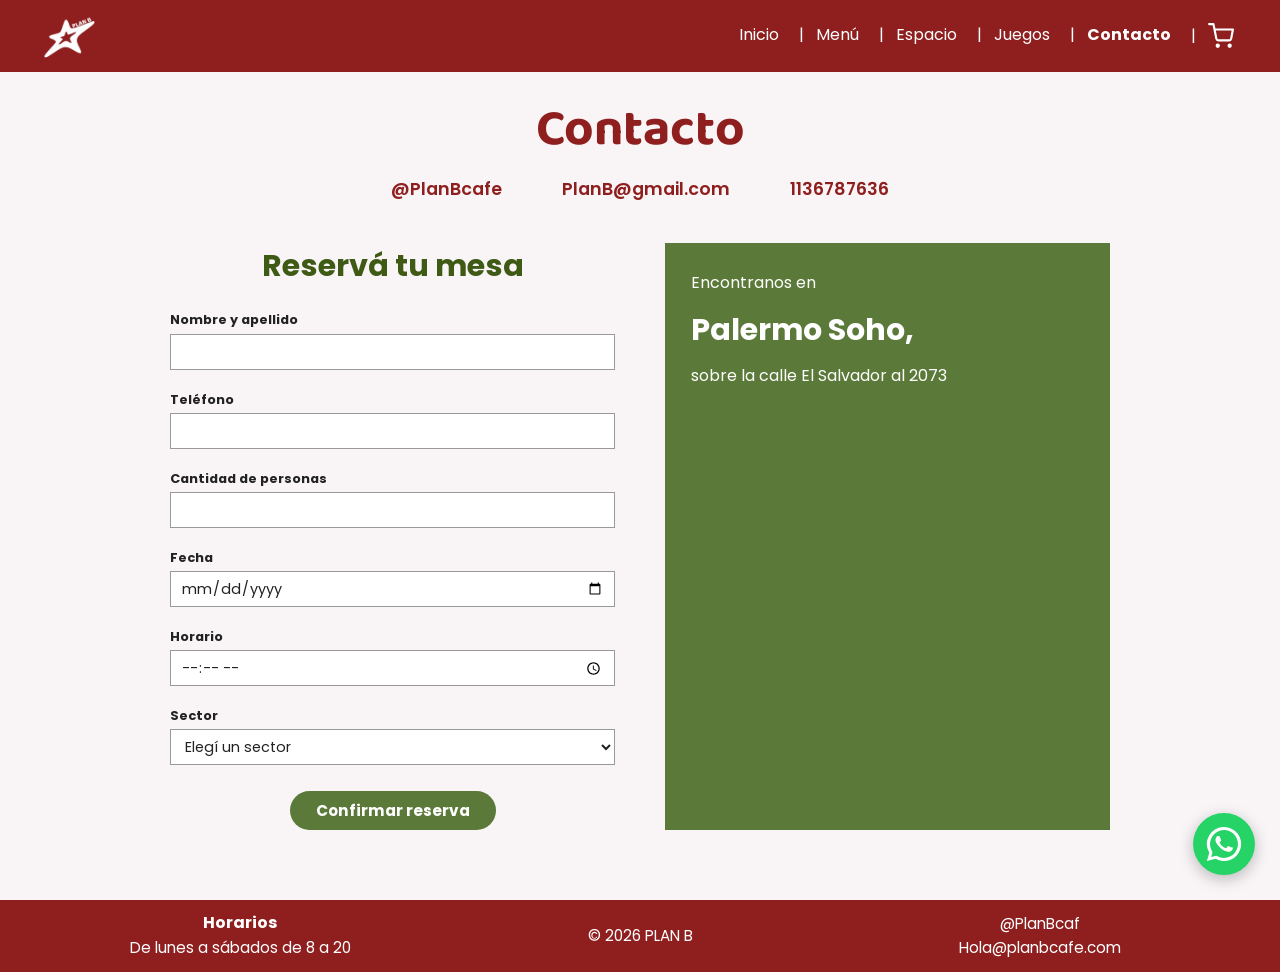
<file: Contacto.html>
<!DOCTYPE html>
<html lang="es">
<head>
  <meta charset="UTF-8">
  <meta name="viewport" content="width=device-width, initial-scale=1.0">
  <title>Contacto | Plan B</title>
  <link rel="stylesheet" href="style.css">
</head>
<body>

  <!-- ENCABEZADO (igual que en las otras páginas, pero "Contacto" queda activo) -->
  <header class="encabezado">
    <a href="index.html" class="logo">
      <img src="Imagenes/Logo.png" alt="Logo de Plan B">
    </a>
    <nav class="menu">
      <a href="index.html">Inicio</a>
      <a href="menu.html">Menú</a>
      <a href="espacio.html">Espacio</a>
      <a href="juegos.html">Juegos</a>
      <a href="contacto.html" class="activo">Contacto</a>
<a href="Carrito.html" class="icono-carrito" aria-label="Carrito" title="Carrito">
  <svg xmlns="http://www.w3.org/2000/svg"
       width="26" height="26"
       viewBox="0 0 24 24"
       fill="none"
       stroke="currentColor"
       stroke-width="2"
       stroke-linecap="round"
       stroke-linejoin="round"
       aria-hidden="true">
    <circle cx="9" cy="21" r="1"></circle>
    <circle cx="20" cy="21" r="1"></circle>
    <path d="M1 1h4l2.7 13.4a2 2 0 0 0 2 1.6h9.7a2 2 0 0 0 2-1.6L23 6H6"></path>
  </svg>
</a>

    </nav>


<!-- MENÚ DESPLEGABLE PARA CELULARES -->

<details class="menu-celular">

  <summary>
    <span class="pagina-actual">Contacto</span>

    <span class="hamburguesa" aria-hidden="true">
      <span></span>
      <span></span>
      <span></span>
    </span>
  </summary>

  <nav class="opciones-celular">

    <a href="index.html">Inicio</a>
    <a href="menu.html">Menú</a>
    <a href="espacio.html">Espacio</a>
    <a href="juegos.html">Juegos</a>
    <a href="contacto.html">Contacto</a>
    <a href="Carrito.html">Carrito</a>

  </nav>

</details>


  </header>

  <main class="pagina-contacto">

    <h1 class="titulo-contacto">Contacto</h1>

    <!-- DATOS DE CONTACTO -->
    <ul class="datos-contacto">
      <li>@PlanBcafe</li>
      <li>PlanB@gmail.com</li>
      <li>1136787636</li>
    </ul>

    <div class="contacto-contenido">

      <!-- FORMULARIO DE RESERVA -->
      <section class="reserva">
        <h2>Reservá tu mesa</h2>

        <form id="form-reserva">

          <label for="nombre">Nombre y apellido</label>
          <input type="text" id="nombre" name="nombre" required>

          <label for="telefono">Teléfono</label>
          <input type="tel" id="telefono" name="telefono" required>

          <label for="personas">Cantidad de personas</label>
          <input type="number" id="personas" name="personas" min="1" max="12" required>

          <label for="fecha">Fecha</label>
          <input type="date" id="fecha" name="fecha" required>

          <label for="horario">Horario</label>
          <input type="time" id="horario" name="horario" min="08:00" max="20:00" required>

          <label for="sector">Sector</label>
          <select id="sector" name="sector" required>
            <option value="" disabled selected>Elegí un sector</option>
            <option value="Salón">Estudio/trabajo</option>
            <option value="Ventanal">Juegos</option>
          </select>

          <button type="submit" class="boton-reserva">Confirmar reserva</button>

          <!-- Mensaje que aparece al confirmar -->
          <p id="mensaje-reserva" class="mensaje-reserva" role="status" hidden></p>
        </form>
      </section>

      <!-- UBICACIÓN -->
      <aside class="ubicacion-contacto">
        <p>Encontranos en</p>
        <h3>Palermo Soho,</h3>
        <p>sobre la calle El Salvador al 2073</p>
        <iframe
          class="mapa"
          src="https://www.google.com/maps?q=El+Salvador+4600,+Palermo,+Buenos+Aires,+Argentina&z=17&output=embed"
          title="Mapa de ubicación de Plan B en Palermo Soho"
          loading="lazy"
          allowfullscreen></iframe>
      </aside>

    </div>

  </main>

  <!-- PIE DE PÁGINA (igual que en las otras páginas) -->
  <footer class="pie">
    <div class="pie-horarios">
      <h4>Horarios</h4>
      <p>De lunes a sábados de 8 a 20</p>
    </div>
    <div class="pie-copy">
      <p>&copy; 2026 PLAN B</p>
    </div>
    <div class="pie-contacto">
      <p>@PlanBcaf</p>
      <p>Hola@planbcafe.com</p>
    </div>
  </footer>

  <script>
    const formulario = document.getElementById("form-reserva");
    const mensaje = document.getElementById("mensaje-reserva");
    const campoFecha = document.getElementById("fecha");

    // No permite elegir fechas pasadas
    campoFecha.min = new Date().toISOString().split("T")[0];

    formulario.addEventListener("submit", function (evento) {
      evento.preventDefault();   // evita que la página se recargue

      const nombre = document.getElementById("nombre").value;
      mensaje.textContent = "¡Reserva exitosa! Te esperamos, " + nombre + ".";
      mensaje.hidden = false;

      formulario.reset();        // vacía los campos
    });
  </script>

<!-- BOTÓN FLOTANTE DE WHATSAPP -->
<a
  href="https://wa.me/5491130460145?text=Hola%2C%20quiero%20hacer%20una%20consulta%20a%20Plan%20B"

  class="whatsapp-flotante"
  target="_blank"
  rel="noopener noreferrer"
  aria-label="Contactar a Plan B por WhatsApp"
  title="Escribinos por WhatsApp"
>
  <svg
    xmlns="http://www.w3.org/2000/svg"
    viewBox="0 0 32 32"
    aria-hidden="true"
  >
    <path fill="currentColor" d="M16 .8A15.2 15.2 0 0 0 2.9 23.7L.8 31.2l7.7-2A15.2 15.2 0 1 0 16 .8zm0 27.6a12.3 12.3 0 0 1-6.3-1.7l-.5-.3-4.6 1.2 1.2-4.5-.3-.5A12.4 12.4 0 1 1 16 28.4zm6.8-9.3c-.4-.2-2.2-1.1-2.6-1.2-.3-.1-.6-.2-.8.2-.3.4-1 1.2-1.2 1.4-.2.2-.4.3-.8.1-.4-.2-1.6-.6-3.1-1.9-1.1-1-1.9-2.2-2.1-2.6-.2-.4 0-.6.2-.8l.6-.7.4-.6c.1-.2 0-.5 0-.7l-1.2-2.8c-.3-.7-.6-.6-.8-.6h-.7c-.3 0-.7.1-1 .5-.4.4-1.3 1.3-1.3 3.1s1.4 3.5 1.6 3.7c.2.2 2.7 4.1 6.6 5.7.9.4 1.6.6 2.1.8.9.3 1.7.2 2.3.1.7-.1 2.2-.9 2.5-1.8.3-.9.3-1.7.2-1.8-.1-.2-.3-.3-.7-.5z"/>
  </svg>
</a>

</body>
</html>
</file>
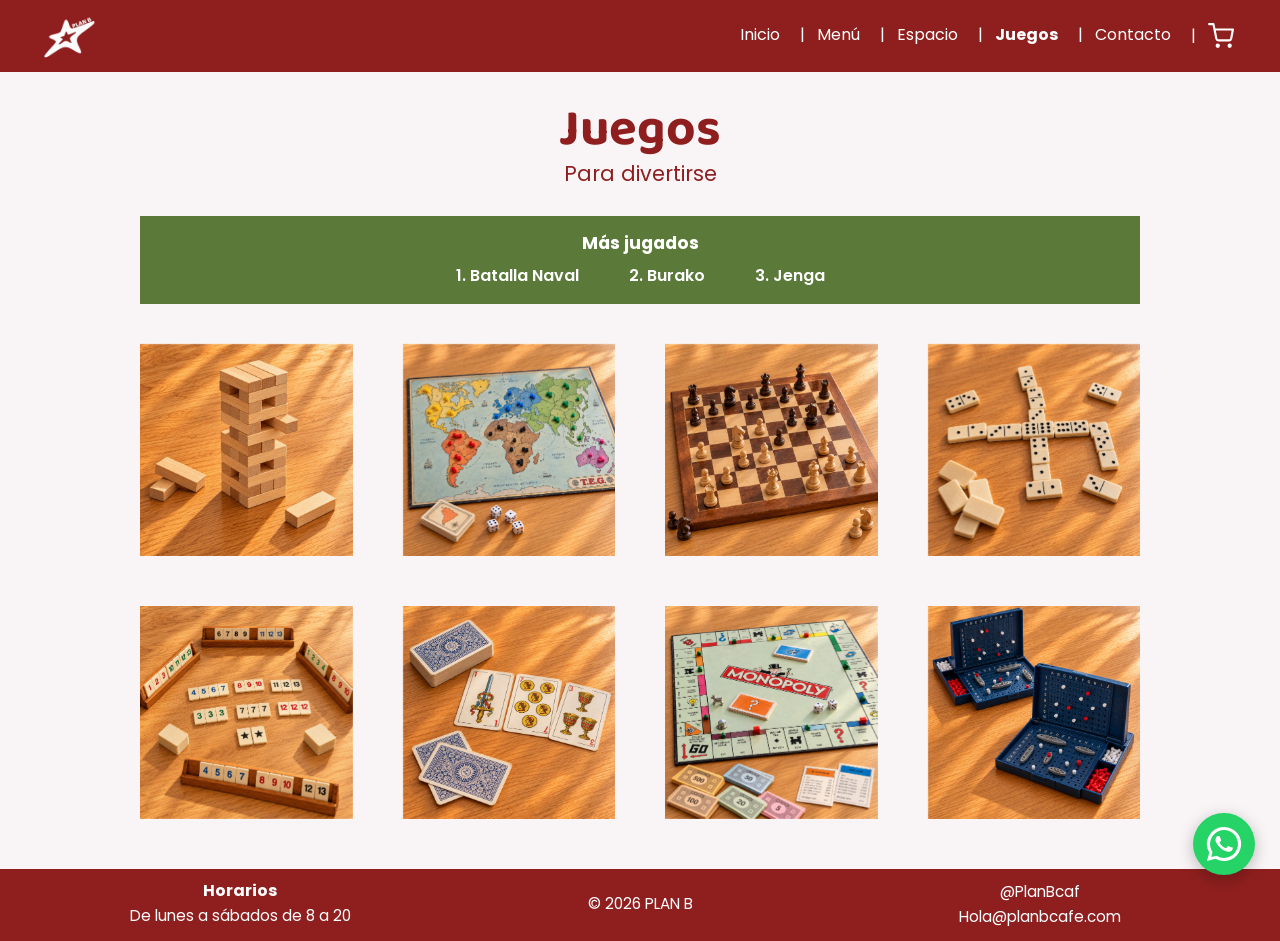
<file: Juegos.html>
<!DOCTYPE html>
<html lang="es">
<head>
  <meta charset="UTF-8">
  <meta name="viewport" content="width=device-width, initial-scale=1.0">
  <title>Juegos | Plan B</title>
  <link rel="stylesheet" href="style.css">
</head>
<body>

  <!-- ENCABEZADO (igual que en las otras páginas, pero "Juegos" queda activo) -->
  <header class="encabezado">
    <a href="index.html" class="logo">
      <img src="Imagenes/Logo.png" alt="Logo de Plan B">
    </a>
    <nav class="menu">
      <a href="index.html">Inicio</a>
      <a href="menu.html">Menú</a>
      <a href="espacio.html">Espacio</a>
      <a href="juegos.html" class="activo">Juegos</a>
      <a href="contacto.html">Contacto</a>
      <a href="Carrito.html" class="icono-carrito" aria-label="Carrito" title="Carrito">
  <svg xmlns="http://www.w3.org/2000/svg"
       width="26" height="26"
       viewBox="0 0 24 24"
       fill="none"
       stroke="currentColor"
       stroke-width="2"
       stroke-linecap="round"
       stroke-linejoin="round"
       aria-hidden="true">
    <circle cx="9" cy="21" r="1"></circle>
    <circle cx="20" cy="21" r="1"></circle>
    <path d="M1 1h4l2.7 13.4a2 2 0 0 0 2 1.6h9.7a2 2 0 0 0 2-1.6L23 6H6"></path>
  </svg>
</a>

    </nav>


<!-- MENÚ DESPLEGABLE PARA CELULARES -->

<details class="menu-celular">

  <summary>
    <span class="pagina-actual">Juegos</span>

    <span class="hamburguesa" aria-hidden="true">
      <span></span>
      <span></span>
      <span></span>
    </span>
  </summary>

  <nav class="opciones-celular">

    <a href="index.html">Inicio</a>
    <a href="menu.html">Menú</a>
    <a href="espacio.html">Espacio</a>
    <a href="juegos.html">Juegos</a>
    <a href="contacto.html">Contacto</a>
    <a href="Carrito.html">Carrito</a>

  </nav>

</details>


  </header>

  <main class="pagina-juegos">

    <h1 class="titulo-juegos">Juegos</h1>
    <p class="subtitulo-juegos">Para divertirse</p>

    <!-- MÁS JUGADOS -->
    <section class="mas-jugados">
      <h2>Más jugados</h2>
      <ol>
        <li>Batalla Naval</li>
        <li>Burako</li>
        <li>Jenga</li>
      </ol>
    </section>

    <!-- GRILLA DE JUEGOS: cada .juego es una tarjeta que se da vuelta -->
    <section class="grilla-juegos">

      <article class="juego" tabindex="0">
        <div class="juego-interior">
          <div class="juego-frente">
            <img src="Imagenes/Juegos de mesa/yenga.jpeg" alt="Jenga">
          </div>
          <div class="juego-dorso">
            <h3>Jenga</h3>
            <p>Duración: 15/20 mins</p>
            <p>Mínimo de jugadores: 2</p>
            <p>Máximo de jugadores: 8</p>
          </div>
        </div>
      </article>

      <article class="juego" tabindex="0">
        <div class="juego-interior">
          <div class="juego-frente">
            <img src="Imagenes/Juegos de mesa/teg.jpeg" alt="TEG">
          </div>
          <div class="juego-dorso">
            <h3>TEG</h3>
            <p>Duración: 90/120 mins</p>
            <p>Mínimo de jugadores: 2</p>
            <p>Máximo de jugadores: 6</p>
          </div>
        </div>
      </article>

      <article class="juego" tabindex="0">
        <div class="juego-interior">
          <div class="juego-frente">
            <img src="Imagenes/Juegos de mesa/ajedrez.jpeg" alt="Ajedrez">
          </div>
          <div class="juego-dorso">
            <h3>Ajedrez</h3>
            <p>Duración: 30/40 mins</p>
            <p>Mínimo de jugadores: 2</p>
            <p>Máximo de jugadores: 2</p>
          </div>
        </div>
      </article>

      <article class="juego" tabindex="0">
        <div class="juego-interior">
          <div class="juego-frente">
            <img src="Imagenes/Juegos de mesa/domino.jpeg" alt="Dominó">
          </div>
          <div class="juego-dorso">
            <h3>Dominó</h3>
            <p>Duración: 20/30 mins</p>
            <p>Mínimo de jugadores: 2</p>
            <p>Máximo de jugadores: 4</p>
          </div>
        </div>
      </article>

      <article class="juego" tabindex="0">
        <div class="juego-interior">
          <div class="juego-frente">
            <img src="Imagenes/Juegos de mesa/bruako.jpeg" alt="Burako">
          </div>
          <div class="juego-dorso">
            <h3>Burako</h3>
            <p>Duración: 60/90 mins</p>
            <p>Mínimo de jugadores: 2</p>
            <p>Máximo de jugadores: 4</p>
          </div>
        </div>
      </article>

      <article class="juego" tabindex="0">
        <div class="juego-interior">
          <div class="juego-frente">
            <img src="Imagenes/Juegos de mesa/cartas.jpeg" alt="Cartas españolas">
          </div>
          <div class="juego-dorso">
            <h3>Cartas españolas</h3>
            <p>Duración: 20/40 mins</p>
            <p>Mínimo de jugadores: 2</p>
            <p>Máximo de jugadores: 6</p>
          </div>
        </div>
      </article>

      <article class="juego" tabindex="0">
        <div class="juego-interior">
          <div class="juego-frente">
            <img src="Imagenes/Juegos de mesa/monopoly.jpeg" alt="Monopoly">
          </div>
          <div class="juego-dorso">
            <h3>Monopoly</h3>
            <p>Duración: 90/120 mins</p>
            <p>Mínimo de jugadores: 2</p>
            <p>Máximo de jugadores: 6</p>
          </div>
        </div>
      </article>

      <article class="juego" tabindex="0">
        <div class="juego-interior">
          <div class="juego-frente">
            <img src="Imagenes/Juegos de mesa/batalla naval.jpeg" alt="Batalla Naval">
          </div>
          <div class="juego-dorso">
            <h3>Batalla Naval</h3>
            <p>Duración: 20/30 mins</p>
            <p>Mínimo de jugadores: 2</p>
            <p>Máximo de jugadores: 2</p>
          </div>
        </div>
      </article>

    </section>

  </main>

  <!-- PIE DE PÁGINA (igual que en las otras páginas) -->
  <footer class="pie">
    <div class="pie-horarios">
      <h4>Horarios</h4>
      <p>De lunes a sábados de 8 a 20</p>
    </div>
    <div class="pie-copy">
      <p>&copy; 2026 PLAN B</p>
    </div>
    <div class="pie-contacto">
      <p>@PlanBcaf</p>
      <p>Hola@planbcafe.com</p>
    </div>
  </footer>

<!-- BOTÓN FLOTANTE DE WHATSAPP -->
<a
  href="https://wa.me/5491130460145?text=Hola%2C%20quiero%20hacer%20una%20consulta%20a%20Plan%20B"

  class="whatsapp-flotante"
  target="_blank"
  rel="noopener noreferrer"
  aria-label="Contactar a Plan B por WhatsApp"
  title="Escribinos por WhatsApp"
>
  <svg
    xmlns="http://www.w3.org/2000/svg"
    viewBox="0 0 32 32"
    aria-hidden="true"
  >
    <path fill="currentColor" d="M16 .8A15.2 15.2 0 0 0 2.9 23.7L.8 31.2l7.7-2A15.2 15.2 0 1 0 16 .8zm0 27.6a12.3 12.3 0 0 1-6.3-1.7l-.5-.3-4.6 1.2 1.2-4.5-.3-.5A12.4 12.4 0 1 1 16 28.4zm6.8-9.3c-.4-.2-2.2-1.1-2.6-1.2-.3-.1-.6-.2-.8.2-.3.4-1 1.2-1.2 1.4-.2.2-.4.3-.8.1-.4-.2-1.6-.6-3.1-1.9-1.1-1-1.9-2.2-2.1-2.6-.2-.4 0-.6.2-.8l.6-.7.4-.6c.1-.2 0-.5 0-.7l-1.2-2.8c-.3-.7-.6-.6-.8-.6h-.7c-.3 0-.7.1-1 .5-.4.4-1.3 1.3-1.3 3.1s1.4 3.5 1.6 3.7c.2.2 2.7 4.1 6.6 5.7.9.4 1.6.6 2.1.8.9.3 1.7.2 2.3.1.7-.1 2.2-.9 2.5-1.8.3-.9.3-1.7.2-1.8-.1-.2-.3-.3-.7-.5z"/>
  </svg>
</a>

</body>
</html>
</file>
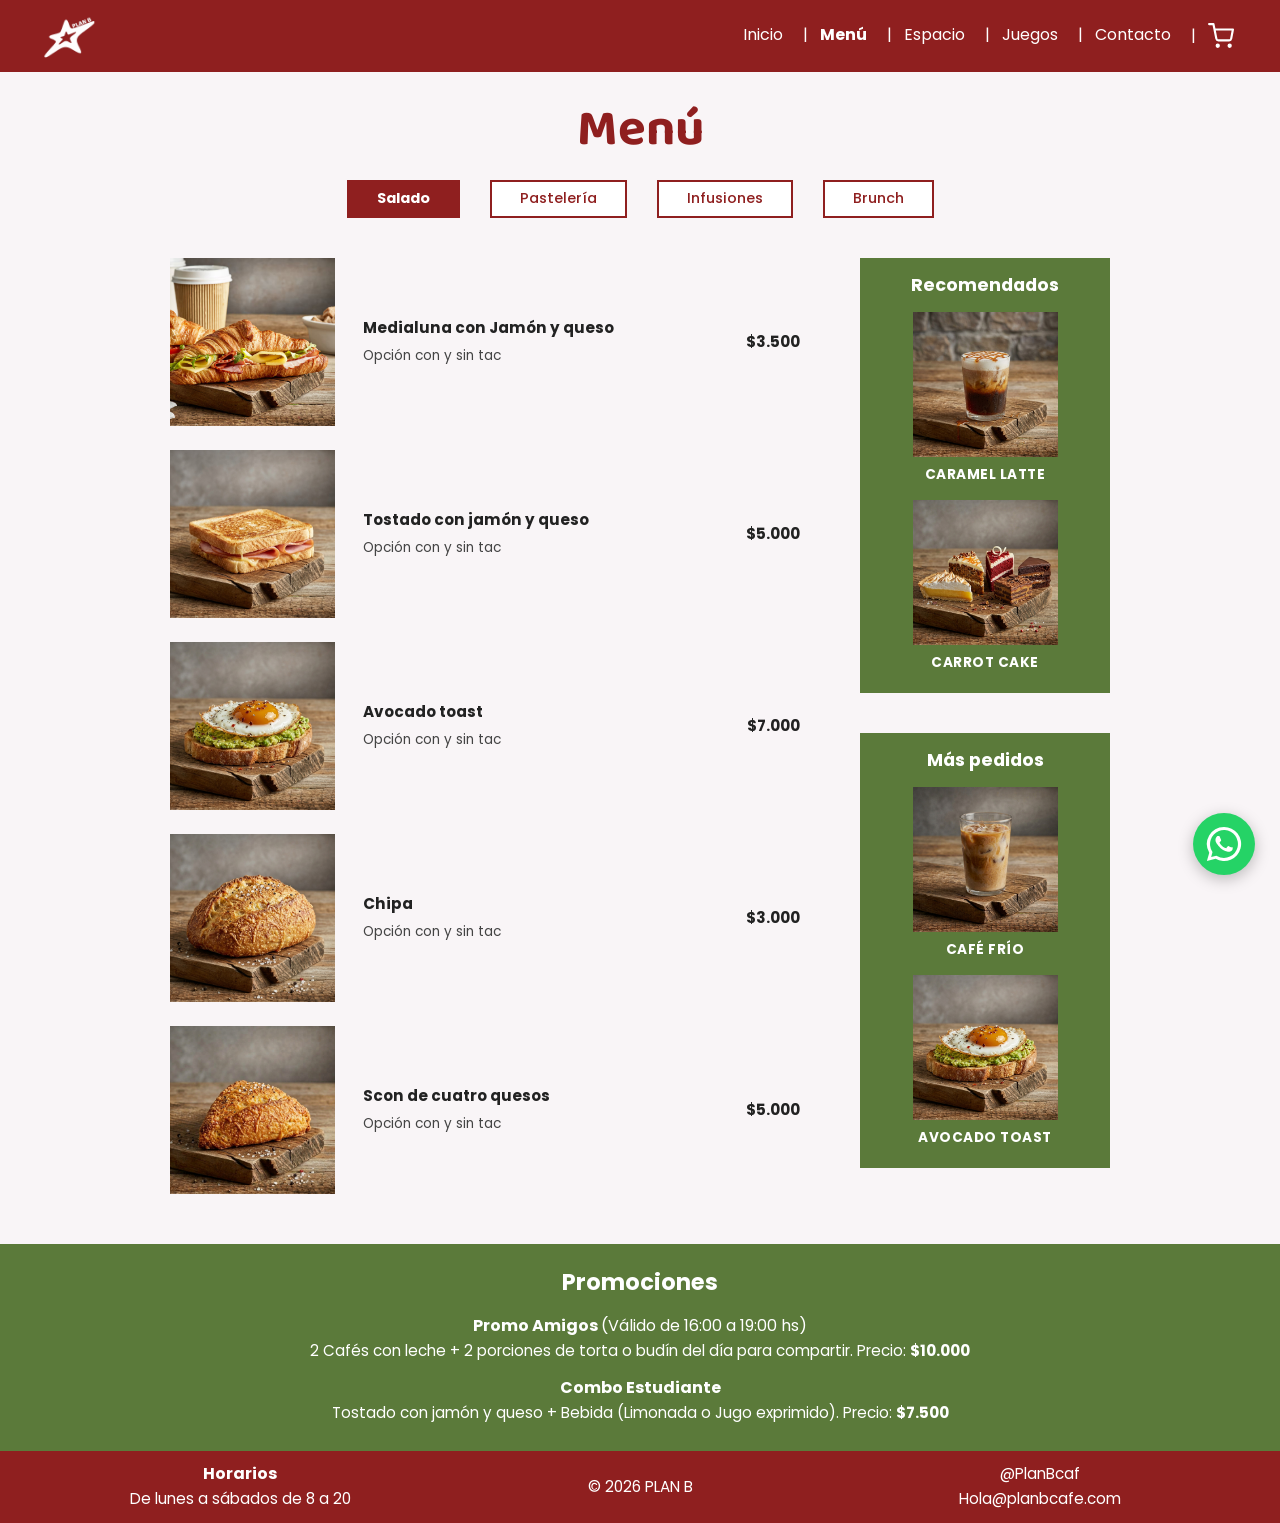
<file: menu.html>
<!DOCTYPE html>
<html lang="es">
<head>
  <meta charset="UTF-8">
  <meta name="viewport" content="width=device-width, initial-scale=1.0">
  <title>Menú | Plan B</title>
  <link rel="stylesheet" href="style.css">
</head>

<body>

  <header class="encabezado">
    <a href="index.html" class="logo">
      <img src="Imagenes/Logo.png" alt="Logo de Plan B">
    </a>

    <nav class="menu">
      <a href="index.html">Inicio</a>
      <a href="menu.html" class="activo">Menú</a>
      <a href="espacio.html">Espacio</a>
      <a href="juegos.html">Juegos</a>
      <a href="contacto.html">Contacto</a>
      
<a href="Carrito.html" class="icono-carrito" aria-label="Carrito" title="Carrito">
  <svg xmlns="http://www.w3.org/2000/svg"
       width="26" height="26"
       viewBox="0 0 24 24"
       fill="none"
       stroke="currentColor"
       stroke-width="2"
       stroke-linecap="round"
       stroke-linejoin="round"
       aria-hidden="true">
    <circle cx="9" cy="21" r="1"></circle>
    <circle cx="20" cy="21" r="1"></circle>
    <path d="M1 1h4l2.7 13.4a2 2 0 0 0 2 1.6h9.7a2 2 0 0 0 2-1.6L23 6H6"></path>
  </svg>
</a>

    </nav>


<!-- MENÚ DESPLEGABLE PARA CELULARES -->

<details class="menu-celular">

  <summary>
    <span class="pagina-actual">Menú</span>

    <span class="hamburguesa" aria-hidden="true">
      <span></span>
      <span></span>
      <span></span>
    </span>
  </summary>

  <nav class="opciones-celular">

    <a href="index.html">Inicio</a>
    <a href="menu.html">Menú</a>
    <a href="espacio.html">Espacio</a>
    <a href="juegos.html">Juegos</a>
    <a href="contacto.html">Contacto</a>
    <a href="Carrito.html">Carrito</a>

  </nav>

</details>


  </header>

  <main class="pagina-menu">
    <h1 class="titulo-menu">Menú</h1>

    <div class="menu-interactivo">

      <!-- CUATRO CATEGORÍAS -->
      <input class="selector-categoria" type="radio"
             name="categoria-menu" id="cat-salado" checked>

      <input class="selector-categoria" type="radio"
             name="categoria-menu" id="cat-pasteleria">

      <input class="selector-categoria" type="radio"
             name="categoria-menu" id="cat-infusiones">

      <input class="selector-categoria" type="radio"
             name="categoria-menu" id="cat-brunch">

      <!-- BOTONES -->
      <div class="categorias">
        <label class="categoria" for="cat-salado">Salado</label>
        <label class="categoria" for="cat-pasteleria">Pastelería</label>
        <label class="categoria" for="cat-infusiones">Infusiones</label>
        <label class="categoria" for="cat-brunch">Brunch</label>
      </div>

      <div class="menu-contenido">

        <div class="menu-listas">

          <!-- =====================================
               SALADO: 5 PRODUCTOS
          ====================================== -->
          <section class="lista-productos lista-salado">

            <article class="producto">
              <img src="Imagenes/Comida/medialuna con jyq2.jpg"
                   alt="Medialuna con jamón y queso">
              <div class="producto-info">
                <h3>Medialuna con Jamón y queso</h3>
                <p>Opción con y sin tac</p>
              </div>
              <span class="precio">$3.500</span>
            </article>

            <article class="producto">
              <img src="Imagenes/Comida/tostado.jpg"
                   alt="Tostado con jamón y queso">
              <div class="producto-info">
                <h3>Tostado con jamón y queso</h3>
                <p>Opción con y sin tac</p>
              </div>
              <span class="precio">$5.000</span>
            </article>

            <article class="producto">
              <img src="Imagenes/Comida/ avocado toast.jpg"
                   alt="Avocado toast">
              <div class="producto-info">
                <h3>Avocado toast</h3>
                <p>Opción con y sin tac</p>
              </div>
              <span class="precio">$7.000</span>
            </article>

            <article class="producto">
              <img src="Imagenes/Comida/chipa.jpg" alt="Chipa">
              <div class="producto-info">
                <h3>Chipa</h3>
                <p>Opción con y sin tac</p>
              </div>
              <span class="precio">$3.000</span>
            </article>

            <article class="producto">
              <img src="Imagenes/Comida/scon de queso.jpg"
                   alt="Scon de cuatro quesos">
              <div class="producto-info">
                <h3>Scon de cuatro quesos</h3>
                <p>Opción con y sin tac</p>
              </div>
              <span class="precio">$5.000</span>
            </article>

          </section>

          <!-- =====================================
               PASTELERÍA: 8 PRODUCTOS
          ====================================== -->
          <section class="lista-productos lista-pasteleria">

            <!-- PASTELERÍA FOTO 1 -->
            <article class="producto">
              <img src="Imagenes/Comida/cookie chocolate.jpg"
                   alt="Cookie de chocolate">
              <div class="producto-info">
                <h3>Cookie de chocolate</h3>
                <p>Opción con tac</p>
              </div>
              <span class="precio">$5.000</span>
            </article>

            <!-- PASTELERÍA FOTO 2 -->
            <article class="producto">
              <img src="Imagenes/Comida/cookie pistacho.jpg"
                   alt="Cookie de pistacho">
              <div class="producto-info">
                <h3>Cookie de pistacho</h3>
                <p>Opción con tac</p>
              </div>
              <span class="precio">$5.000</span>
            </article>

            <!-- PASTELERÍA FOTO 3 -->
            <article class="producto">
              <img src="Imagenes/Comida/cookies2.jpg"
                   alt="Cookie de vainilla">
              <div class="producto-info">
                <h3>Cookie de vainilla con chips de chocolate</h3>
                <p>Opción con tac</p>
              </div>
              <span class="precio">$5.000</span>
            </article>

            <!-- PASTELERÍA FOTO 4 -->
            <article class="producto">
              <img src="Imagenes/Comida/budin.jpg" alt="budin">
              <div class="producto-info">
                <h3>Budin de limón</h3>
                <p>Opción con y sin tac</p>
              </div>
              <span class="precio">$4.000</span>
            </article>

            <!-- PASTELERÍA FOTO 5 -->
            <article class="producto">
              <img src="Imagenes/Comida/alfajores.jpg"
                   alt="alfajores">
              <div class="producto-info">
                <h3>Alfajores</h3>
                <p>Opción con y sin tac</p>
              </div>
              <span class="precio">$2.000 c/u</span>
            </article>

            <!-- PASTELERÍA FOTO 6 -->
            <article class="producto">
              <img src="Imagenes/Comida/medialunas.jpg"
                   alt="medialunas">
              <div class="producto-info">
                <h3>Medialunas</h3>
                <p>Opción con y sin tac</p>
              </div>
              <span class="precio">$5.000</span>
            </article>

            <!-- PASTELERÍA FOTO 7 -->
            <article class="producto">
              <img src="Imagenes/Comida/torta.jpg" alt="torta">
              <div class="producto-info">
                <h3>Porción de torta</h3>
                <p>Opciónes con y sin tac</p>
              </div>
              <span class="precio">$7.000</span>
            </article>

            <!-- PASTELERÍA FOTO 8 -->
            <article class="producto">
              <img src="Imagenes/Comida/cupcakes.jpg"
                   alt="pancakes">
              <div class="producto-info">
                <h3>Pancakes de vainilla con pasta de mani y frutos rojos</h3>
                <p>Opción con y sin tac</p>
              </div>
              <span class="precio">$7.000 c/u</span>
            </article>

          </section>
          <!-- FIN DE PASTELERÍA: CIERRE CORREGIDO -->

          <!-- =====================================
               INFUSIONES: 8 PRODUCTOS
          ====================================== -->
          <section class="lista-productos lista-infusiones">

            <!-- INFUSIONES FOTO 1 -->
            <article class="producto">
              <img src="Imagenes/Comida/cafe2.jpg" alt="cafe">
              <div class="producto-info">
                <h3>Café</h3>
              </div>
              <span class="precio">$4.000</span>
            </article>

            <!-- INFUSIONES FOTO 2 -->
            <article class="producto">
              <img src="Imagenes/Comida/cafe frio.jpg"
                   alt="cafe frio">
              <div class="producto-info">
                <h3>Café frío</h3>
              </div>
              <span class="precio">$4.000</span>
            </article>

            <!-- INFUSIONES FOTO 3 -->
            <article class="producto">
              <img src="Imagenes/Comida/caramel latte.jpg"
                   alt="cafe caramel">
              <div class="producto-info">
                <h3>Caramel latte</h3>
              </div>
              <span class="precio">$5.000</span>
            </article>

            <!-- INFUSIONES FOTO 4 -->
            <article class="producto">
              <img src="Imagenes/Comida/jugo de naranja.jpg"
                   alt="jugo de naranja">
              <div class="producto-info">
                <h3>Jugo de naranja</h3>
              </div>
              <span class="precio">$5.000</span>
            </article>

            <!-- INFUSIONES FOTO 5 -->
            <article class="producto">
              <img src="Imagenes/Comida/licuado de banana.jpg"
                   alt="licuado">
              <div class="producto-info">
                <h3>Licuado de banana</h3>
              </div>
              <span class="precio">$6.000</span>
            </article>

            <!-- INFUSIONES FOTO 6 -->
            <article class="producto">
              <img src="Imagenes/Comida/licuado de frutilla.jpg"
                   alt="licuado">
              <div class="producto-info">
                <h3>Licuado de frutilla</h3>
              </div>
              <span class="precio">$6.000</span>
            </article>

            <!-- INFUSIONES FOTO 7 -->
            <article class="producto">
              <img src="Imagenes/Comida/limonada.jpg"
                   alt="limonada">
              <div class="producto-info">
                <h3>Limonada con menta y jengibre</h3>
              </div>
              <span class="precio">$6.000</span>
            </article>

            <!-- INFUSIONES FOTO 8 -->
            <article class="producto">
              <img src="Imagenes/Comida/te.jpg" alt="te">
              <div class="producto-info">
                <h3>Té negro</h3>
              </div>
              <span class="precio">$4.000</span>
            </article>

          </section>
          <!-- FIN DE INFUSIONES -->

          <!-- =====================================
               BRUNCH: 3 PRODUCTOS
          ====================================== -->
          <section class="lista-productos lista-brunch">

            <!-- BRUNCH FOTO 1 -->
            <article class="producto">
              <img src="Imagenes/Comida/brunch avocado.jpg" alt="brunch">
              <div class="producto-info">
                <h3>Brunch avocado</h3>
             <p>Tostada de pan integral con palta, salmon y huevo poche; Tostadas de pan blanco y negro con queso crema, mermelada y palta; Jugo de naranja y café.   </p>
              </div>
              <span class="precio">$10.000</span>
            </article>

            <!-- BRUNCH FOTO 2 -->
           <article class="producto">
              <img src="Imagenes/Comida/brunch bagel.jpg" alt="brunch">
              <div class="producto-info">
                <h3>Brunch bagel</h3>
             <p>Bagel relleno de queso crema, rucula y salmon; Tostadas de pan negro con queso crema, mermelada y palta; Cookie a eleccion; Cafe frio y jugo de naranja.  </p>
              </div>
              <span class="precio">$12.000</span>
            </article>

            <!-- BRUNCH FOTO 3 -->
           <article class="producto">
              <img src="Imagenes/Comida/brunch tostado.jpg" alt="brunch">
              <div class="producto-info">
                <h3>Brunch tostado</h3>
             <p>Tostado de jamon y queso; panera mixta con queso crema, palta y mermelada; Alfajores a eleccion; Licuado a eleccion.  </p>
              </div>
              <span class="precio">$10.000</span>
            </article>

          </section>
          <!-- FIN DE BRUNCH -->

        </div>
        <!-- FIN DE LAS LISTAS DE PRODUCTOS -->

        <!-- RECOMENDADOS Y MÁS PEDIDOS -->
        <aside class="destacados">

          <section class="caja-destacados">
            <h2>Recomendados</h2>

            <figure>
              <img src="Imagenes/Comida/caramel latte.jpg"
                   alt="Caramel latte">
              <figcaption>Caramel latte</figcaption>
            </figure>

            <figure>
              <img src="Imagenes/Comida/torta.jpg"
                   alt="Carrot cake">
              <figcaption>Carrot cake</figcaption>
            </figure>
          </section>

          <section class="caja-destacados">
            <h2>Más pedidos</h2>

            <figure>
              <img src="Imagenes/Comida/cafe frio.jpg"
                   alt="Café frío">
              <figcaption>Café frío</figcaption>
            </figure>

            <figure>
              <img src="Imagenes/Comida/ avocado toast.jpg"
                   alt="Avocado toast">
              <figcaption>Avocado toast</figcaption>
            </figure>
          </section>

        </aside>

      </div>
    </div>


<!-- DESPLEGABLES PARA CELULARES -->
<section class="desplegables-celular">

  <details class="desplegable-menu">
    <summary>Recomendados</summary>
    <div class="contenido-desplegable">
      <h3>Caramel latte</h3>
      <img src="Imagenes/Comida/caramel latte.jpg"
           alt="Caramel latte">

      <h3>Carrot cake</h3>
      <img src="Imagenes/Comida/torta.jpg"
           alt="Carrot cake">
    </div>
  </details>

  <details class="desplegable-menu">
    <summary>Más pedidos</summary>
    <div class="contenido-desplegable">
      <h3>Café frío</h3>
      <img src="Imagenes/Comida/cafe frio.jpg"
           alt="Café frío">

      <h3>Avocado toast</h3>
      <img src="Imagenes/Comida/ avocado toast.jpg"
           alt="Avocado toast">
    </div>
  </details>

  <details class="desplegable-menu">
    <summary>Promociones</summary>
    <div class="contenido-desplegable">

      <h3>Promo Amigos</h3>
      <p>Válido de 16:00 a 19:00 hs</p>
      <p>
        2 Cafés con leche + 2 porciones
        de torta o budín del día para compartir.
      </p>
      <p><strong>Precio: $10.000</strong></p>

      <h3>Combo Estudiante</h3>
      <p>
        Tostado con jamón y queso + bebida
        (Limonada o jugo exprimido).
      </p>
      <p><strong>Precio: $7.500</strong></p>

    </div>
  </details>

</section>



    <!-- PROMOCIONES -->
    <section class="promociones">
      <h2>Promociones</h2>

      <div class="promo">
        <h3>
          Promo Amigos
          <span>(Válido de 16:00 a 19:00 hs)</span>
        </h3>
        <p>
          2 Cafés con leche + 2 porciones de torta
          o budín del día para compartir.
          Precio: <strong>$10.000</strong>
        </p>
      </div>

      <div class="promo">
        <h3>Combo Estudiante</h3>
        <p>
          Tostado con jamón y queso + Bebida
          (Limonada o Jugo exprimido).
          Precio: <strong>$7.500</strong>
        </p>
      </div>
    </section>

  </main>

  <footer class="pie">
    <div class="pie-horarios">
      <h4>Horarios</h4>
      <p>De lunes a sábados de 8 a 20</p>
    </div>

    <div class="pie-copy">
      <p>&copy; 2026 PLAN B</p>
    </div>

    <div class="pie-contacto">
      <p>@PlanBcaf</p>
      <p>Hola@planbcafe.com</p>
    </div>
  </footer>

<!-- BOTÓN FLOTANTE DE WHATSAPP -->
<a
  href="https://wa.me/5491130460145?text=Hola%2C%20quiero%20hacer%20una%20consulta%20a%20Plan%20B"

  class="whatsapp-flotante"
  target="_blank"
  rel="noopener noreferrer"
  aria-label="Contactar a Plan B por WhatsApp"
  title="Escribinos por WhatsApp"
>
  <svg
    xmlns="http://www.w3.org/2000/svg"
    viewBox="0 0 32 32"
    aria-hidden="true"
  >
    <path fill="currentColor" d="M16 .8A15.2 15.2 0 0 0 2.9 23.7L.8 31.2l7.7-2A15.2 15.2 0 1 0 16 .8zm0 27.6a12.3 12.3 0 0 1-6.3-1.7l-.5-.3-4.6 1.2 1.2-4.5-.3-.5A12.4 12.4 0 1 1 16 28.4zm6.8-9.3c-.4-.2-2.2-1.1-2.6-1.2-.3-.1-.6-.2-.8.2-.3.4-1 1.2-1.2 1.4-.2.2-.4.3-.8.1-.4-.2-1.6-.6-3.1-1.9-1.1-1-1.9-2.2-2.1-2.6-.2-.4 0-.6.2-.8l.6-.7.4-.6c.1-.2 0-.5 0-.7l-1.2-2.8c-.3-.7-.6-.6-.8-.6h-.7c-.3 0-.7.1-1 .5-.4.4-1.3 1.3-1.3 3.1s1.4 3.5 1.6 3.7c.2.2 2.7 4.1 6.6 5.7.9.4 1.6.6 2.1.8.9.3 1.7.2 2.3.1.7-.1 2.2-.9 2.5-1.8.3-.9.3-1.7.2-1.8-.1-.2-.3-.3-.7-.5z"/>
  </svg>
</a>

</body>
</html>
</file>
<file: style.css>
@import url("https://fonts.googleapis.com/css2?family=Baloo+2:wght@700&family=Poppins:wght@400;500;600;700&display=swap");

/* ---------- Variables y base ---------- */
:root {
  --rojo: #8f1f1f;
  --rojo-boton: #a02828;
  --verde: #5b7a3a;
  --verde-oscuro: #3e5a14;
  --fondo: #f9f5f7;
  --blanco: #ffffff;


* {
  box-sizing: border-box;
}

body {
  margin: 0;
  font-family: "Poppins", Arial, sans-serif;
  background-color: var(--fondo);
  color: var(--verde-oscuro);
  line-height: 1.5;
}

img {
  display: block;
  max-width: 100%;
}

a {
  text-decoration: none;
}

/* ---------- Encabezado ---------- */
.encabezado {
  display: flex;
  justify-content: space-between;
  align-items: center;
  background-color: var(--rojo);
  padding: 0 40px;
  height: 72px;
}

.logo img {
  height: 56px;
  width: auto;
}

.menu {
  display: flex;
  gap: 8px;
}

.menu a {
  color: var(--blanco);
  font-size: 1rem;
  padding: 4px 6px;
}

/* Separador "|" entre links */
.menu a + a::before {
  content: "|";
  margin-right: 12px;
  font-weight: 400;
}

.menu a.activo {
  font-weight: 700;
}

.menu a:hover {
  text-decoration: underline;
}

/* ---------- Hero ---------- */
.hero {
  position: relative;
  width: 100%;
  height: 530px;          /* alto fijo siempre */
  overflow: hidden;
  background-image: url("Imagenes/Inicio/cafeteria\ principal.jpeg");
  background-size: cover;
  background-position: left center;  
}

.hero-texto {
  position: absolute;
  top: 50%;
  left: 0;
  width: min(100%, max(420px, 37%));   /* ancho de la zona blanca */
  transform: translateY(-50%);
  display: flex;
  flex-direction: column;
  align-items: center;       /* centra título, subtítulo y botón entre sí */
  text-align: center;
  color: var(--rojo);
}

.hero-texto h1 {
  margin: 0;
  font-size: 8.4rem;
  font-weight: 700;
  line-height: 1;
}

.hero-texto p {
  margin: 4px 0 20px;
  font-size: 1.4rem;
  font-weight: 600;
}

.boton {
  display: inline-block;
  background-color: var(--rojo-boton);
  color: var(--blanco);
  font-weight: 600;
  padding: 10px 24px;
  border-radius: 30px;
  transition: background-color 0.2s;
}

.boton:hover {
  background-color: #6e1515;
}


/* ---------- Sobre nosotros ---------- */


.sobre-nosotros {
  width: 100%;
  max-width: none;
  margin: 0 auto;
  padding: 50px 20px;
  text-align: center;
  background-color: #647a45;
  border-top: 25px solid #ffffff;
}


.sobre-nosotros h2 {
  margin: 0 0 14px;
  font-family: "Baloo 2", "Poppins", sans-serif;
  font-size: 2.6rem;
  color: #ffffff;
  line-height: 1.2;
}

.sobre-nosotros p {
  max-width: 820px;
  margin: 0 auto;
  font-size: 1rem;
  line-height: 1.5;
  color: #ffffff;
}

.sobre-nosotros strong {
  color: #ffffff;
  font-weight: 700;
}

/* ---------- Ubicación ---------- */
.ubicacion {
  display: flex;
  justify-content: center;
  align-items: center;
  gap: 70px;
  background-color: var(--verde);
  color: var(--blanco);
  padding: 20px 40px;
}

.ubicacion-texto p {
  margin: 6px 0;
  font-size: 1.1rem;
}

.ubicacion-texto h3 {
  margin: 8px 0;
  font-size: 1.9rem;
  font-weight: 700;
}

.ubicacion-mapa iframe {
  display: block;
  width: 340px;
  height: 200px;
  border: 0;
}

/* ---------- Galería ---------- */
.galeria {
  display: grid;
  /* Siempre 4 columnas con las proporciones del mockup (288 : 180 : 288 : 180) */
  grid-template-columns: 288fr 180fr 288fr 180fr;
  column-gap: clamp(6px, 2.5vw, 30px);
  max-width: 1086px;         /* en pantallas grandes se queda en este tamaño */
  margin: 0 auto;            /* y queda centrada */
  padding: 50px 30px;
}

/* Fotos altas: proporción fija 3:4 (288 x 384), se achican parejo en el celular */
.galeria .foto-alta {
  width: 100%;
  height: auto;
  aspect-ratio: 3 / 4;
  object-fit: cover;
  object-position: center;
}

/* Columnas de fotos chicas: dos fotos apiladas que ocupan el mismo alto que las altas */
.galeria-columna {
  display: flex;
  flex-direction: column;
  gap: clamp(4px, 1.5vw, 16px);
  min-height: 0;
}

.galeria-columna img {
  flex: 1 1 0;
  width: 100%;
  height: 0;                 
  min-height: 0;
  object-fit: cover;
  object-position: center;
}

@media (max-width: 600px) {
  .galeria {
    padding: 30px 12px;
  }
}

/* ---------- Footer ---------- */
.pie {
  display: grid;
  grid-template-columns: 1fr 1fr 1fr;
  align-items: center;
  text-align: center;
  background-color: var(--rojo);
  color: var(--blanco);
  width: 100%;
  min-height: 72px;      /* mismo alto que el header */
  padding: 0 40px;       /* mismos costados que el header */
}

.pie h4 {
  margin: 0;
  font-size: 1rem;
  font-weight: 700;
}

.pie p {
  margin: 2px 0;
  font-size: 0.95rem;
}

/* ---------- Responsive ---------- */
@media (max-width: 900px) {
  .encabezado {
    padding: 0 16px;
  }

  .menu a {
    font-size: 0.85rem;
  }


  .ubicacion {
    flex-direction: column;
    gap: 24px;
    padding: 30px 20px;
    text-align: center;
  }

  .ubicacion-mapa iframe {
    width: 100%;
    max-width: 340px;
  }

  .pie {
    grid-template-columns: 1fr;
    gap: 14px;
    padding: 16px;
  }
}


/* =========================================================
   PÁGINA DE MENÚ - PLAN B
   ========================================================= */

.pagina-menu {
  padding-top: 30px;
}

/* ---------- TÍTULO ---------- */

.titulo-menu {
  margin: 0 0 22px;
  text-align: center;
  font-family: "Baloo 2", "Poppins", sans-serif;
  font-size: 3.2rem;
  line-height: 1.1;
  color: var(--rojo);
}

/* =========================================================
   BOTONES DE CATEGORÍAS
   ========================================================= */

/* Ocultar los botones radio sin eliminar su funcionamiento */

.pagina-menu .menu-interactivo > .selector-categoria {
  position: absolute;
  width: 1px;
  height: 1px;
  opacity: 0;
  overflow: hidden;
  clip-path: inset(50%);
}

/* Contenedor de los cuatro botones */

.categorias {
  display: flex;
  justify-content: center;
  flex-wrap: wrap;
  gap: 30px;
  margin-bottom: 40px;
  padding: 0 20px;
}

/* Diseño original de los botones */

.pagina-menu .categorias label.categoria {
  display: inline-flex;
  align-items: center;
  justify-content: center;
  box-sizing: border-box;

  font-family: "Poppins", Arial, sans-serif;
  font-size: 0.9rem;
  font-weight: 500;

  color: var(--rojo);
  background-color: var(--blanco);
  border: 2px solid var(--rojo);
  padding: 6px 28px;

  cursor: pointer;
  transition: background-color 0.2s, color 0.2s;
}

.pagina-menu .categorias label.categoria:hover {
  background-color: #f3dede;
}

/* Botón seleccionado en bordó */

#cat-salado:checked ~ .categorias
label[for="cat-salado"],

#cat-pasteleria:checked ~ .categorias
label[for="cat-pasteleria"],

#cat-infusiones:checked ~ .categorias
label[for="cat-infusiones"],

#cat-brunch:checked ~ .categorias
label[for="cat-brunch"] {
  background-color: var(--rojo);
  color: var(--blanco);
  font-weight: 700;
}

/* =========================================================
   CONTENIDO GENERAL DEL MENÚ
   ========================================================= */

/* Diseño original:
   productos a la izquierda,
   recuadros verdes a la derecha */

.pagina-menu .menu-contenido {
  display: grid;
  grid-template-columns: minmax(0, 1fr) 250px;
  gap: 60px;
  align-items: start;
  max-width: 1000px;
  margin: 0 auto;
  padding: 0 30px 50px;
  box-sizing: border-box;
}

.pagina-menu .menu-listas {
  min-width: 0;
}

/* =========================================================
   MOSTRAR UNA SOLA CATEGORÍA POR VEZ
   ========================================================= */

/* Ocultar todas las listas */

.pagina-menu .menu-listas > .lista-productos {
  display: none !important;
}

/* Mostrar Salado */

#cat-salado:checked ~ .menu-contenido
.menu-listas > .lista-salado {
  display: flex !important;
}

/* Mostrar Pastelería */

#cat-pasteleria:checked ~ .menu-contenido
.menu-listas > .lista-pasteleria {
  display: grid !important;
}

/* Mostrar Infusiones */

#cat-infusiones:checked ~ .menu-contenido
.menu-listas > .lista-infusiones {
  display: grid !important;
}

/* Mostrar Brunch */

#cat-brunch:checked ~ .menu-contenido
.menu-listas > .lista-brunch {
  display: flex !important;
}

/* =========================================================
   SALADO Y BRUNCH - DISEÑO ORIGINAL
   ========================================================= */

.lista-salado,
.lista-brunch {
  flex-direction: column;
  gap: 24px;
}

/* =========================================================
   PRODUCTOS - MEDIDAS ORIGINALES
   ========================================================= */

.pagina-menu .producto {
  display: grid;
  grid-template-columns: 165px minmax(0, 1fr) 90px;
  align-items: center;
  gap: 28px;
  color: #222;
}

.pagina-menu .producto img {
  display: block;
  width: 165px;
  height: 168px;
  object-fit: cover;
}

/* Espacios para fotografías nuevas */

.pagina-menu .foto-pendiente {
  display: flex;
  align-items: center;
  justify-content: center;

  width: 165px;
  height: 168px;
  box-sizing: border-box;

  background-color: #e8e0e0;
  color: var(--rojo);
  font-size: 0.85rem;
  font-weight: 700;
}

/* Información del producto */

.producto-info h3 {
  margin: 0 0 6px;
  font-size: 0.95rem;
  font-weight: 700;
}

.producto-info p {
  margin: 0;
  font-size: 0.85rem;
  color: #444;
}

.precio {
  font-weight: 700;
  font-size: 0.95rem;
  text-align: right;
}

/* =========================================================
   PASTELERÍA E INFUSIONES
   DOS COLUMNAS DE CUATRO PRODUCTOS
   ========================================================= */

/* Cuando se selecciona Pastelería o Infusiones,
   la lista ocupa todo el ancho.
   Los destacados pasan debajo. */

.pagina-menu .menu-interactivo:has(
  #cat-pasteleria:checked,
  #cat-infusiones:checked
) .menu-contenido {
  grid-template-columns: minmax(0, 1fr);
  gap: 40px;
  max-width: 1100px;
}

/* Ocho productos en dos columnas */

.pagina-menu .lista-pasteleria,
.pagina-menu .lista-infusiones {
  grid-template-columns: repeat(2, minmax(0, 1fr));
  column-gap: 35px;
  row-gap: 28px;
}

/* Cada producto:
   fotografía izquierda,
   nombre, descripción y precio derecha */

.pagina-menu .lista-pasteleria .producto,
.pagina-menu .lista-infusiones .producto {
  display: grid;
  grid-template-columns: 140px minmax(0, 1fr);
  grid-template-rows: auto auto;
  column-gap: 16px;
  row-gap: 8px;
  align-items: center;
  min-width: 0;
}

/* Fotografías de Pastelería e Infusiones */

.pagina-menu .lista-pasteleria .producto img,
.pagina-menu .lista-infusiones .producto img,
.pagina-menu .lista-pasteleria .foto-pendiente,
.pagina-menu .lista-infusiones .foto-pendiente {
  grid-column: 1;
  grid-row: 1 / 3;

  width: 140px;
  height: 143px;
  object-fit: cover;
}

/* Nombre y descripción */

.pagina-menu .lista-pasteleria .producto-info,
.pagina-menu .lista-infusiones .producto-info {
  grid-column: 2;
  grid-row: 1;
  align-self: end;
  min-width: 0;
}

/* Precio debajo de la descripción */

.pagina-menu .lista-pasteleria .precio,
.pagina-menu .lista-infusiones .precio {
  grid-column: 2;
  grid-row: 2;
  align-self: start;
  text-align: left;
}

/* =========================================================
   RECOMENDADOS Y MÁS PEDIDOS
   DISEÑO ORIGINAL PARA SALADO Y BRUNCH
   ========================================================= */

.destacados {
  display: flex;
  flex-direction: column;
  gap: 40px;
}

.caja-destacados {
  background-color: var(--verde);
  color: var(--blanco);
  text-align: center;
  padding: 14px 20px 20px;
}

.caja-destacados h2 {
  margin: 0 0 14px;
  font-size: 1.1rem;
  font-weight: 700;
}

.caja-destacados figure {
  margin: 0 0 14px;
}

.caja-destacados figure:last-child {
  margin-bottom: 0;
}

.caja-destacados img {
  display: block;
  width: 145px;
  height: 145px;
  object-fit: cover;
  margin: 0 auto;
}

.caja-destacados figcaption {
  margin-top: 8px;
  font-size: 0.85rem;
  font-weight: 700;
  text-transform: uppercase;
  letter-spacing: 0.5px;
}

/* =========================================================
   DESTACADOS HORIZONTALES
   SOLO EN PASTELERÍA E INFUSIONES
   ========================================================= */

/* Dos recuadros verdes uno al lado del otro */

.pagina-menu .menu-interactivo:has(
  #cat-pasteleria:checked,
  #cat-infusiones:checked
) .destacados {
  display: grid;
  grid-template-columns: repeat(2, minmax(0, 1fr));
  gap: 25px;
  width: 100%;
}

/* Dentro de cada recuadro:
   dos fotos una al lado de la otra */

.pagina-menu .menu-interactivo:has(
  #cat-pasteleria:checked,
  #cat-infusiones:checked
) .caja-destacados {
  display: grid;
  grid-template-columns: repeat(2, minmax(0, 1fr));
  column-gap: 16px;
  row-gap: 10px;
  align-items: start;
  padding: 20px;
}

/* Título arriba de las dos fotos */

.pagina-menu .menu-interactivo:has(
  #cat-pasteleria:checked,
  #cat-infusiones:checked
) .caja-destacados h2 {
  grid-column: 1 / -1;
  margin-bottom: 8px;
}

/* Cada foto con su nombre debajo */

.pagina-menu .menu-interactivo:has(
  #cat-pasteleria:checked,
  #cat-infusiones:checked
) .caja-destacados figure {
  margin: 0;
  text-align: center;
}

/* Fotografías de destacados */

.pagina-menu .menu-interactivo:has(
  #cat-pasteleria:checked,
  #cat-infusiones:checked
) .caja-destacados img {
  width: 145px;
  height: 145px;
  max-width: 100%;
  object-fit: cover;
  margin: 0 auto;
}

/* Nombre de cada comida debajo de su foto */

.pagina-menu .menu-interactivo:has(
  #cat-pasteleria:checked,
  #cat-infusiones:checked
) .caja-destacados figcaption {
  margin-top: 10px;
  text-align: center;
}


/* ==========================================
   BRUNCH - LISTA VERTICAL CENTRADA
========================================== */

/* Productos arriba y recuadros verdes debajo */

.pagina-menu .menu-interactivo:has(
  #cat-brunch:checked
) .menu-contenido {
  display: grid;
  grid-template-columns: minmax(0, 1fr);
  gap: 45px;
  max-width: 1100px;
  margin: 0 auto;
}

/* Las tres opciones una debajo de la otra */

.pagina-menu .menu-interactivo:has(
  #cat-brunch:checked
) .lista-brunch {
  display: flex !important;
  flex-direction: column;
  align-items: center;
  gap: 28px;
  width: 100%;
}

/* Cada producto centrado:
   foto izquierda, información derecha */

.pagina-menu .menu-interactivo:has(
  #cat-brunch:checked
) .lista-brunch .producto {
  display: grid;
  grid-template-columns: 165px minmax(0, 1fr) 90px;
  align-items: center;
  gap: 28px;
  width: 100%;
  max-width: 650px;
  text-align: left;
}

/* Fotografías iguales a las de Salado */

.pagina-menu .menu-interactivo:has(
  #cat-brunch:checked
) .lista-brunch .producto img,

.pagina-menu .menu-interactivo:has(
  #cat-brunch:checked
) .lista-brunch .foto-pendiente {
  width: 165px !important;
  height: 168px !important;
  object-fit: cover;
}

/* Nombre y descripción */

.pagina-menu .menu-interactivo:has(
  #cat-brunch:checked
) .lista-brunch .producto-info {
  text-align: left;
}

/* Precio a la derecha */

.pagina-menu .menu-interactivo:has(
  #cat-brunch:checked
) .lista-brunch .precio {
  text-align: right;
}

/* ==========================================
   RECOMENDADOS Y MÁS PEDIDOS
   DEBAJO DE BRUNCH
========================================== */

/* Dos recuadros verdes horizontales */

.pagina-menu .menu-interactivo:has(
  #cat-brunch:checked
) .destacados {
  display: grid;
  grid-template-columns: repeat(2, minmax(0, 1fr));
  gap: 25px;
  width: 100%;
}

/* Dos fotografías en cada recuadro */

.pagina-menu .menu-interactivo:has(
  #cat-brunch:checked
) .caja-destacados {
  display: grid;
  grid-template-columns: repeat(2, minmax(0, 1fr));
  column-gap: 16px;
  row-gap: 10px;
  align-items: start;
  padding: 20px;
}

/* Título arriba de las fotos */

.pagina-menu .menu-interactivo:has(
  #cat-brunch:checked
) .caja-destacados h2 {
  grid-column: 1 / -1;
  margin-bottom: 8px;
  text-align: center;
}

/* Fotos y nombres */

.pagina-menu .menu-interactivo:has(
  #cat-brunch:checked
) .caja-destacados figure {
  margin: 0;
  text-align: center;
}

.pagina-menu .menu-interactivo:has(
  #cat-brunch:checked
) .caja-destacados img {
  width: 145px;
  height: 145px;
  max-width: 100%;
  object-fit: cover;
  margin: 0 auto;
}

.pagina-menu .menu-interactivo:has(
  #cat-brunch:checked
) .caja-destacados figcaption {
  margin-top: 10px;
  text-align: center;
}

/* ==========================================
   BRUNCH EN CELULARES
========================================== */

@media (max-width: 800px) {

  .pagina-menu .menu-interactivo:has(
    #cat-brunch:checked
  ) .lista-brunch .producto {
    grid-template-columns: 100px minmax(0, 1fr);
    gap: 8px 14px;
    max-width: 100%;
  }

  .pagina-menu .menu-interactivo:has(
    #cat-brunch:checked
  ) .lista-brunch .producto img,

  .pagina-menu .menu-interactivo:has(
    #cat-brunch:checked
  ) .lista-brunch .foto-pendiente {
    width: 100px !important;
    height: 102px !important;
    grid-row: 1 / 3;
  }

  .pagina-menu .menu-interactivo:has(
    #cat-brunch:checked
  ) .lista-brunch .producto-info {
    grid-column: 2;
    grid-row: 1;
  }

  .pagina-menu .menu-interactivo:has(
    #cat-brunch:checked
  ) .lista-brunch .precio {
    grid-column: 2;
    grid-row: 2;
    text-align: left;
  }

  /* Recuadros verdes uno debajo del otro */

  .pagina-menu .menu-interactivo:has(
    #cat-brunch:checked
  ) .destacados {
    grid-template-columns: minmax(0, 1fr);
  }
}


/* ==========================================
   IGUALAR FOTOS DE TODAS LAS CATEGORÍAS
========================================== */

/* Fotos de Salado, Pastelería,
   Infusiones y Brunch */

.pagina-menu .menu-listas .producto img,
.pagina-menu .menu-listas .foto-pendiente {
  width: 165px !important;
  height: 168px !important;
  object-fit: cover;
  flex-shrink: 0;
}

/* Pastelería e Infusiones:
   mantener las dos columnas,
   pero agrandar sus fotografías */

.pagina-menu .lista-pasteleria .producto,
.pagina-menu .lista-infusiones .producto {
  grid-template-columns: 165px minmax(0, 1fr);
  column-gap: 16px;
}

/* Mantener las fotos adaptadas en celular */

@media (max-width: 800px) {

  .pagina-menu .menu-listas .producto img,
  .pagina-menu .menu-listas .foto-pendiente {
    width: 100px !important;
    height: 102px !important;
  }

  .pagina-menu .lista-pasteleria .producto,
  .pagina-menu .lista-infusiones .producto {
    grid-template-columns: 100px minmax(0, 1fr);
  }
}


/* =========================================================
   PROMOCIONES - SIEMPRE VISIBLES
   ========================================================= */

.promociones {
  background-color: var(--verde);
  color: var(--blanco);
  text-align: center;
  padding: 22px 20px 12px;
}

.promociones h2 {
  margin: 0 0 14px;
  font-size: 1.4rem;
  font-weight: 700;
}

.promo {
  margin-bottom: 14px;
}

.promo h3 {
  margin: 0;
  font-size: 1rem;
  font-weight: 700;
}

.promo h3 span {
  font-weight: 400;
}

.promo p {
  margin: 2px 0 0;
  font-size: 0.95rem;
}

/* =========================================================
   ADAPTACIÓN A CELULARES
   ========================================================= */

@media (max-width: 800px) {

  .titulo-menu {
    font-size: 2.4rem;
  }

  .categorias {
    gap: 10px;
  }

  .pagina-menu .categorias label.categoria {
    padding: 6px 16px;
    font-size: 0.8rem;
  }

  /* Salado y Brunch en celular */

  .pagina-menu .menu-contenido {
    grid-template-columns: minmax(0, 1fr);
    gap: 36px;
    padding: 0 16px 36px;
  }

  .pagina-menu .producto {
    grid-template-columns: 100px minmax(0, 1fr) auto;
    gap: 14px;
  }

  .pagina-menu .producto img,
  .pagina-menu .foto-pendiente {
    width: 100px;
    height: 102px;
  }

  /* Pastelería e Infusiones:
     una columna en pantallas pequeñas */

  .pagina-menu .lista-pasteleria,
  .pagina-menu .lista-infusiones {
    grid-template-columns: minmax(0, 1fr);
    gap: 24px;
  }

  .pagina-menu .lista-pasteleria .producto,
  .pagina-menu .lista-infusiones .producto {
    grid-template-columns: 100px minmax(0, 1fr);
    gap: 6px 14px;
  }

  .pagina-menu .lista-pasteleria .producto img,
  .pagina-menu .lista-infusiones .producto img,
  .pagina-menu .lista-pasteleria .foto-pendiente,
  .pagina-menu .lista-infusiones .foto-pendiente {
    width: 100px;
    height: 102px;
  }

  /* Destacados originales en celular */

  .destacados {
    flex-direction: row;
    gap: 16px;
  }

  .caja-destacados {
    flex: 1;
    padding: 12px 10px 16px;
  }

  .caja-destacados img {
    width: 100%;
    max-width: 145px;
    height: auto;
    aspect-ratio: 1 / 1;
  }

  /* Destacados de Pastelería e Infusiones:
     recuadros uno debajo del otro */

  .pagina-menu .menu-interactivo:has(
    #cat-pasteleria:checked,
    #cat-infusiones:checked
  ) .destacados {
    grid-template-columns: minmax(0, 1fr);
  }

  .pagina-menu .menu-interactivo:has(
    #cat-pasteleria:checked,
    #cat-infusiones:checked
  ) .caja-destacados {
    grid-template-columns: repeat(2, minmax(0, 1fr));
  }
}



/* =========================================================
   PÁGINA DE JUEGOS
   ========================================================= */

.pagina-juegos {
  padding: 30px 0 50px;
}

/* ---------- Títulos ---------- */
.titulo-juegos {
  margin: 0;
  text-align: center;
  font-family: "Baloo 2", "Poppins", sans-serif;
  font-size: 3.2rem;
  line-height: 1.1;
  color: var(--rojo);
}

.subtitulo-juegos {
  margin: 0 0 26px;
  text-align: center;
  font-size: 1.3rem;
  color: var(--rojo);
}

/* ---------- Más jugados ---------- */
.mas-jugados {
  max-width: 1000px;
  margin: 0 auto 40px;
  padding: 14px 20px 16px;
  background-color: var(--verde);
  color: var(--blanco);
  text-align: center;
}

.mas-jugados h2 {
  margin: 0 0 8px;
  font-size: 1.1rem;
  font-weight: 700;
}

.mas-jugados ol {
  display: flex;
  justify-content: center;
  flex-wrap: wrap;
  gap: 14px 50px;
  margin: 0;
  padding: 0;
  list-style-position: inside;   /* deja el número pegado al nombre */
  font-weight: 600;
}

/* ---------- Grilla de juegos ---------- */
.grilla-juegos {
  display: grid;
  grid-template-columns: repeat(4, 1fr);
  gap: clamp(16px, 5vw, 50px);   /* misma distancia entre fotos, a los lados y arriba/abajo */
  max-width: 1000px;             /* mismo ancho que el rectángulo verde */
  margin: 0 auto;
  padding: 0;                    /* sin espacio extra: queda alineada con el verde */
}

/* ---------- Tarjeta que se da vuelta ---------- */
.juego {
  perspective: 1000px;           /* da el efecto 3D */
  aspect-ratio: 1 / 1;           /* tarjeta cuadrada */
  outline: none;
  cursor: pointer;
}

.juego-interior {
  position: relative;
  width: 100%;
  height: 100%;
  transition: transform 0.6s;
  transform-style: preserve-3d;
}

/* Al pasar el cursor (o tocar en el celular) la tarjeta gira */
.juego:hover .juego-interior,
.juego:focus .juego-interior {
  transform: rotateY(180deg);
}

.juego-frente,
.juego-dorso {
  position: absolute;
  inset: 0;
  -webkit-backface-visibility: hidden;   /* para Safari */
  backface-visibility: hidden;           /* oculta el lado de atrás */
}

.juego-frente img {
  width: 100%;
  height: 100%;
  object-fit: cover;
}

.juego-dorso {
  transform: rotateY(180deg);
  display: flex;
  flex-direction: column;
  justify-content: center;
  align-items: center;
  gap: 8px;
  padding: 16px;
  background-color: var(--rojo);
  color: var(--blanco);
  text-align: center;
}

.juego-dorso h3 {
  margin: 0 0 6px;
  font-size: 1.3rem;
  font-weight: 600;
}

.juego-dorso p {
  margin: 0;
  font-size: 0.8rem;
  font-weight: 600;
}

/* ---------- Juegos: celular ---------- */
@media (max-width: 700px) {
  .titulo-juegos {
    font-size: 2.4rem;
  }

  .mas-jugados {
    margin: 0 16px 30px;
  }

  .grilla-juegos {
    grid-template-columns: repeat(2, 1fr);
    margin: 0 16px;
  }
}


/* =========================================================
   PÁGINA DE CONTACTO
   ========================================================= */

.pagina-contacto {
  padding: 30px 0 0;
}

/* ---------- Título ---------- */
.titulo-contacto {
  margin: 0 0 18px;
  text-align: center;
  font-family: "Baloo 2", "Poppins", sans-serif;
  font-size: 3.2rem;
  line-height: 1.1;
  color: var(--rojo);
}

/* ---------- Datos de contacto ---------- */
.datos-contacto {
  display: flex;
  justify-content: center;
  flex-wrap: wrap;
  gap: 14px 60px;
  margin: 0 0 40px;
  padding: 0 20px;
  list-style: none;
  font-size: 1.1rem;
  font-weight: 600;
  color: var(--rojo);
}

/* ---------- Contenido: formulario + ubicación ---------- */
.contacto-contenido {
  display: grid;
  grid-template-columns: 1fr 1fr;
  gap: 50px;
  align-items: stretch;   /* las dos columnas terminan a la misma altura */
  max-width: 1000px;
  margin: 0 auto 70px;    /* espacio en blanco antes del footer */
  padding: 0 30px;
}

/* ---------- Formulario ---------- */
.reserva h2 {
  margin: 0 0 22px;
  text-align: center;
  font-size: 1.9rem;
  font-weight: 700;
  color: var(--verde-oscuro);
}

.reserva form {
  display: flex;
  flex-direction: column;
}

.reserva label {
  margin-bottom: 4px;
  font-size: 0.8rem;
  font-weight: 700;
  color: #222;
}

.reserva input,
.reserva select {
  width: 100%;
  height: 36px;
  margin-bottom: 20px;
  padding: 0 10px;
  font-family: "Poppins", Arial, sans-serif;
  font-size: 0.9rem;
  color: #222;
  background-color: var(--blanco);
  border: 1px solid #999;
  border-radius: 0;
}

.reserva input:focus,
.reserva select:focus {
  outline: 2px solid var(--verde);
  border-color: var(--verde);
}

.boton-reserva {
  align-self: center;
  margin-top: 6px;
  padding: 8px 26px;
  font-family: "Poppins", Arial, sans-serif;
  font-size: 0.95rem;
  font-weight: 700;
  color: var(--blanco);
  background-color: var(--verde);
  border: none;
  border-radius: 30px;
  cursor: pointer;
  transition: background-color 0.2s;
}

.boton-reserva:hover {
  background-color: var(--verde-oscuro);
}

.mensaje-reserva {
  margin: 18px 0 0;
  padding: 12px 16px;
  text-align: center;
  font-weight: 600;
  color: var(--verde-oscuro);
  background-color: #e4efd8;
  border: 1px solid var(--verde);
}

/* El atributo hidden oculta el mensaje hasta que se confirma la reserva */
.mensaje-reserva[hidden] {
  display: none;
}

/* ---------- Caja verde de ubicación ---------- */
.ubicacion-contacto {
  display: flex;
  flex-direction: column;   /* el mapa ocupa todo el espacio que sobra */
  padding: 28px 26px;
  background-color: var(--verde);
  color: var(--blanco);
}

.ubicacion-contacto p {
  margin: 0;
  font-size: 1rem;
}

.ubicacion-contacto h3 {
  margin: 12px 0;
  font-size: 1.9rem;
  font-weight: 700;
}

.ubicacion-contacto .mapa {
  flex: 1;                  /* se estira hasta el final de la caja verde */
  width: 100%;
  min-height: 260px;
  margin-top: 22px;
  border: 0;
}

/* ---------- Contacto: celular ---------- */
@media (max-width: 800px) {
  .titulo-contacto {
    font-size: 2.4rem;
  }

  .datos-contacto {
    flex-direction: column;
    align-items: center;
    gap: 10px;
  }

  .contacto-contenido {
    grid-template-columns: 1fr;
    gap: 36px;
    padding: 0 16px;
  }
}

@media (min-width: 901px) {
  .tarjeta-flor:nth-child(5) {
    grid-column: 1;
    transform: translateX(50%);
  }

  .tarjeta-flor:nth-child(6) {
    grid-column: 2;
    transform: translateX(50%);
  }

  .tarjeta-flor:nth-child(7) {
    grid-column: 3;
    transform: translateX(50%);
  }
}

@media (min-width: 901px) {
  .tarjeta-flor:nth-child(5) {
    grid-column: 1;
    transform: translateX(50%);
  }

  .tarjeta-flor:nth-child(6) {
    grid-column: 2;
    transform: translateX(50%);
  }

  .tarjeta-flor:nth-child(7) {
    grid-column: 3;
    transform: translateX(50%);
  }
}


/* ==========================================
   PLAN B - PÁGINA DE FLORES
========================================== */

* {
  box-sizing: border-box;
}

/* CONTENIDO GENERAL */

.pagina-flores {
  width: 100%;
  min-height: calc(100vh - 144px);
  padding: 50px 30px 45px;
  background-color: var(--fondo, #f9f5f7);
}

/* TÍTULO */

.encabezado-flores {
  width: 100%;
  max-width: 1100px;
  margin: 0 auto 35px;
  text-align: center;
}

.encabezado-flores h1 {
  font-family: "Baloo 2", "Poppins", sans-serif;
  font-size: 3.2rem;
  font-weight: 700;
  line-height: 1.2;
  color: var(--rojo, #8f1f1f);
  margin: 0 0 10px;
}

.encabezado-flores p {
  font-family: "Poppins", sans-serif;
  font-size: 1.3rem;
  line-height: 1.4;
  color: var(--rojo, #8f1f1f);
  margin: 0;
}

/* ==========================================
   CATÁLOGO: 4 RAMOS ARRIBA Y 3 ABAJO
========================================== */

.catalogo-flores {
  display: grid;
  grid-template-columns: repeat(8, minmax(0, 1fr));
  column-gap: 16px;
  row-gap: 35px;

  width: 100%;
  max-width: 1100px;
  margin: 0 auto;

  justify-items: center;
  align-items: stretch;
}

/* CADA RAMO CENTRADO */

.catalogo-flores > .tarjeta-flor {
  grid-column: span 2;

  display: flex;
  flex-direction: column;
  align-items: center;
  justify-content: flex-start;

  width: 100%;
  min-width: 0;
  margin: 0;
  padding: 0;

  text-align: center;
  background: transparent;
  transform: none;
}

/* CENTRAR LOS TRES ÚLTIMOS */

@media (min-width: 901px) {
  .catalogo-flores > .tarjeta-flor:nth-child(5) {
    grid-column: 2 / span 2;
  }

  .catalogo-flores > .tarjeta-flor:nth-child(6) {
    grid-column: 4 / span 2;
  }

  .catalogo-flores > .tarjeta-flor:nth-child(7) {
    grid-column: 6 / span 2;
  }
}

/* IMÁGENES CENTRADAS */

.catalogo-flores > .tarjeta-flor > img {
  display: block;
  width: 190px;
  max-width: 100%;
  height: 190px;

  object-fit: contain;
  object-position: center;

  margin: 0 auto 10px;

  transition: transform 0.4s ease;
  transform-origin: center center;
  cursor: pointer;
}

/* EFECTO ZOOM */

.tarjeta-flor:hover img {
  transform: translateY(-25px) scale(1.30);
}

/* NOMBRES CENTRADOS */

.catalogo-flores > .tarjeta-flor > h2 {
  width: 100%;
  margin: 0 0 6px;
  padding: 0;

  font-family: "Poppins", sans-serif;
  font-size: 1rem;
  font-weight: 700;

  color: var(--rojo, #8f1f1f);
  text-align: center;
}

/* DESCRIPCIONES CENTRADAS */

.catalogo-flores > .tarjeta-flor > p {
  width: 100%;
  max-width: 220px;
  margin: 0 auto 12px;
  padding: 0;

  font-family: "Poppins", sans-serif;
  font-size: 0.7rem;
  line-height: 1.5;

  color: var(--rojo, #8f1f1f);
  text-align: center;

  flex-grow: 1;
}

/* INFORMACIÓN POR ENCIMA DEL ZOOM */

.tarjeta-flor h2,
.tarjeta-flor p,
.tarjeta-flor .boton-flor {
  position: relative;
  z-index: 2;
}

/* ==========================================
   BOTONES AGREGAR AL CARRITO
========================================== */

.catalogo-flores > .tarjeta-flor > .boton-flor {
  display: inline-flex;
  align-items: center;
  justify-content: center;
  align-self: center;

  width: auto;
  max-width: 100%;

  background-color: var(--rojo, #8f1f1f);
  color: #ffffff;

  border: none;
  border-radius: 30px;

  padding: 8px 16px;
  margin: 0 auto;

  font-family: "Poppins", sans-serif;
  font-size: 0.7rem;
  font-weight: 600;
  line-height: 1.4;

  text-align: center;
  text-decoration: none;

  cursor: pointer;

  transition:
    background-color 0.2s ease,
    transform 0.2s ease;
}

.tarjeta-flor .boton-flor:hover {
  background-color: #6e1515;
  transform: scale(1.05);
}

/* INDICAR RAMOS YA SELECCIONADOS */

body:has(#ramo-primavera:checked)
.tarjeta-flor:nth-child(1) .boton-flor,

body:has(#ramo-jazmin:checked)
.tarjeta-flor:nth-child(2) .boton-flor,

body:has(#ramo-vibrante:checked)
.tarjeta-flor:nth-child(3) .boton-flor,

body:has(#ramo-atardecer:checked)
.tarjeta-flor:nth-child(4) .boton-flor,

body:has(#ramo-orquidea:checked)
.tarjeta-flor:nth-child(5) .boton-flor,

body:has(#ramo-campestre:checked)
.tarjeta-flor:nth-child(6) .boton-flor,

body:has(#ramo-silvestre:checked)
.tarjeta-flor:nth-child(7) .boton-flor {
  background-color: var(--verde, #5b7a3a);
}

/* ==========================================
   CARRITO SIN JAVASCRIPT
========================================== */

/* OCULTAR CASILLAS */

.seleccion-ramo {
  position: absolute;
  width: 1px;
  height: 1px;
  opacity: 0;
}

/* CUADRO DEL CARRITO */

.carrito-css {
  display: none;

  position: fixed;
  top: 90px;
  right: 20px;

  width: 350px;
  max-width: calc(100vw - 40px);
  max-height: calc(100vh - 110px);

  padding: 20px;

  background-color: #ffffff;
  border: 2px solid var(--rojo, #8f1f1f);
  border-radius: 15px;

  box-shadow: 0 8px 30px rgba(0, 0, 0, 0.18);

  overflow-y: auto;
  z-index: 1000;
}

/* MOSTRAR EL CARRITO AL SELECCIONAR UN RAMO */

body:has(.seleccion-ramo:checked)
.carrito-css {
  display: block;
}

/* NO ABRIR SOLO POR MARCAR CERRAR */

body:has(#carrito-cerrado:checked)
.carrito-css {
  display: none;
}

/* ENCABEZADO DEL CARRITO */

.carrito-encabezado {
  display: flex;
  justify-content: space-between;
  align-items: center;

  border-bottom: 1px solid #dddddd;
  padding-bottom: 12px;
}

.carrito-encabezado h2 {
  margin: 0;

  color: var(--rojo, #8f1f1f);
  font-family: "Poppins", sans-serif;
  font-size: 1.3rem;
}

/* CERRAR CARRITO */

.cerrar-carrito {
  font-size: 28px;
  color: var(--rojo, #8f1f1f);
  cursor: pointer;
  line-height: 1;
}

/* MENSAJE VACÍO */

.carrito-vacio {
  display: block;
  padding: 15px 0;

  color: var(--verde-oscuro, #3e5a14);
  font-size: 0.85rem;
}

body:has(
  #ramo-primavera:checked,
  #ramo-jazmin:checked,
  #ramo-vibrante:checked,
  #ramo-atardecer:checked,
  #ramo-orquidea:checked,
  #ramo-campestre:checked,
  #ramo-silvestre:checked
) .carrito-vacio {
  display: none;
}

/* PRODUCTOS */

.lista-carrito {
  padding: 10px 0;
}

.producto-seleccionado {
  display: none;

  justify-content: space-between;
  align-items: center;
  gap: 10px;

  padding: 12px 0;

  border-bottom: 1px solid #eeeeee;
}

.producto-seleccionado span {
  font-family: "Poppins", sans-serif;
  font-size: 0.9rem;
  color: var(--verde-oscuro, #3e5a14);
}

.producto-seleccionado label {
  color: var(--rojo, #8f1f1f);
  font-size: 0.75rem;
  cursor: pointer;
}

/* MOSTRAR CADA RAMO SELECCIONADO */

body:has(#ramo-primavera:checked)
.producto-seleccionado.primavera {
  display: flex;
}

body:has(#ramo-jazmin:checked)
.producto-seleccionado.jazmin {
  display: flex;
}

body:has(#ramo-vibrante:checked)
.producto-seleccionado.vibrante {
  display: flex;
}

body:has(#ramo-atardecer:checked)
.producto-seleccionado.atardecer {
  display: flex;
}

body:has(#ramo-orquidea:checked)
.producto-seleccionado.orquidea {
  display: flex;
}

body:has(#ramo-campestre:checked)
.producto-seleccionado.campestre {
  display: flex;
}

body:has(#ramo-silvestre:checked)
.producto-seleccionado.silvestre {
  display: flex;
}

/* PIE DEL CARRITO */

.carrito-pie {
  border-top: 1px solid #dddddd;
  padding-top: 15px;
  text-align: center;
}

/* TERMINAR COMPRA */

.carrito-css .terminar-compra {
  display: block;
  width: 100%;

  padding: 12px;

  background-color: var(--rojo, #8f1f1f);
  color: #ffffff;

  border: none;
  border-radius: 30px;

  font-family: "Poppins", sans-serif;
  font-size: 0.85rem;
  font-weight: 600;

  text-align: center;
  text-decoration: none;

  cursor: pointer;
}

.carrito-css .terminar-compra:hover {
  background-color: #6e1515;
}

/* BOTÓN VER CARRITO */

.abrir-carrito {
  display: none;

  position: fixed;
  bottom: 25px;
  right: 25px;

  padding: 12px 20px;

  background-color: var(--verde, #5b7a3a);
  color: #ffffff;

  border-radius: 30px;

  font-family: "Poppins", sans-serif;
  font-size: 0.85rem;
  font-weight: 600;

  cursor: pointer;
  z-index: 999;
}

/* MOSTRAR BOTÓN SI EL CARRITO ESTÁ CERRADO
   Y HAY PRODUCTOS SELECCIONADOS */

body:has(#carrito-cerrado:checked):has(
  #ramo-primavera:checked,
  #ramo-jazmin:checked,
  #ramo-vibrante:checked,
  #ramo-atardecer:checked,
  #ramo-orquidea:checked,
  #ramo-campestre:checked,
  #ramo-silvestre:checked
) .abrir-carrito {
  display: block;
}

/* ==========================================
   TABLETS
========================================== */

@media (max-width: 900px) {

  .pagina-flores {
    padding: 40px 20px;
  }

  .encabezado-flores h1 {
    font-size: 2.7rem;
  }

  .encabezado-flores p {
    font-size: 1.1rem;
  }

  .catalogo-flores {
    grid-template-columns: repeat(2, minmax(0, 1fr));
    column-gap: 25px;
    row-gap: 35px;
  }

  .catalogo-flores > .tarjeta-flor {
    grid-column: auto;
  }

  .catalogo-flores > .tarjeta-flor:nth-child(7) {
    grid-column: 1 / -1;
    width: calc(50% - 12.5px);
    justify-self: center;
  }

  .catalogo-flores > .tarjeta-flor > img {
    height: 190px;
  }
}

/* ==========================================
   CELULARES
========================================== */

@media (max-width: 500px) {

  .pagina-flores {
    padding: 30px 12px;
  }

  .encabezado-flores {
    margin-bottom: 25px;
  }

  .encabezado-flores h1 {
    font-size: 2.2rem;
    line-height: 1.2;
  }

  .encabezado-flores p {
    font-size: 0.95rem;
    line-height: 1.5;
  }

  .encabezado-flores p br {
    display: none;
  }

  .catalogo-flores {
    grid-template-columns: repeat(2, minmax(0, 1fr));
    column-gap: 12px;
    row-gap: 30px;
  }

  .catalogo-flores > .tarjeta-flor {
    grid-column: auto;
  }

  .catalogo-flores > .tarjeta-flor > img {
    width: 145px;
    max-width: 100%;
    height: 145px;
  }

  .catalogo-flores > .tarjeta-flor > h2 {
    font-size: 0.9rem;
    margin-bottom: 5px;
  }

  .catalogo-flores > .tarjeta-flor > p {
    font-size: 0.65rem;
    line-height: 1.4;
    margin-bottom: 10px;
  }

  .catalogo-flores > .tarjeta-flor > .boton-flor {
    font-size: 0.65rem;
    padding: 7px 10px;
  }

  .catalogo-flores > .tarjeta-flor:nth-child(7) {
    grid-column: 1 / -1;
    width: calc(50% - 6px);
    justify-self: center;
  }

  .carrito-css {
    top: 80px;
    right: 10px;
    width: calc(100vw - 20px);
  }


/* PRECIO Y QUITAR ALINEADOS EN EL CARRITO */

.detalle-producto {
  display: flex;
  align-items: center;
  justify-content: flex-end;
  gap: 15px;
  white-space: nowrap;
}

.detalle-producto strong {
  font-family: "Poppins", sans-serif;
  font-size: 0.85rem;
  font-weight: 700;
  color: #8f1f1f;
}

.detalle-producto label {
  font-family: "Poppins", sans-serif;
  font-size: 0.75rem;
  color: #8f1f1f;
  cursor: pointer;
}

}


/* ==========================================
   INICIO - FLORES
========================================== */

.inicio-flores {
  display: flex;
  align-items: center;
  justify-content: space-between;
  gap: 30px;

  width: 100%;
  padding: 55px 50px;

  background-color: #f9f5f7;
}

/* TEXTO DE LA IZQUIERDA */

.inicio-flores-texto {
  flex: 1;
  min-width: 0;
  text-align: center;
}

.inicio-flores-texto h2 {
  font-family: "Baloo 2", "Poppins", sans-serif;
  font-size: 2.6rem;
  font-weight: 700;
  line-height: 1.2;

  color: #8f1f1f;
  margin: 0 0 15px;
}

.inicio-flores-texto p {
  max-width: 480px;
  margin: 0 auto 25px;

  font-family: "Poppins", sans-serif;
  font-size: 1rem;
  line-height: 1.7;

  color: #8f1f1f;
}

/* BOTÓN AL CARRITO */

.inicio-flores .boton-inicio-flores {
  display: inline-block;
  padding: 12px 22px;

  background-color: #8f1f1f;
  color: #ffffff;

  border-radius: 30px;

  font-family: "Poppins", sans-serif;
  font-size: 0.9rem;
  font-weight: 600;
  text-decoration: none;

  transition: background-color 0.2s ease;
}

.inicio-flores .boton-inicio-flores:hover {
  background-color: #6e1515;
}

/* ==========================================
   CARRUSEL DE 3 FLORES
========================================== */

.carrusel-flores {
  position: relative;
  flex: 1;
  min-width: 0;
  max-width: 520px;
  height: 340px;
}

/* OCULTAR LOS RADIO BUTTONS */

.carrusel-flores > input[type="radio"] {
  position: absolute;
  opacity: 0;
  width: 1px;
  height: 1px;
}

/* ESCENARIO DE IMÁGENES */

.flores-escenario {
  position: relative;
  width: 100%;
  height: 100%;
  overflow: hidden;
}

/* ESTADO INICIAL DE TODOS LOS RAMOS */

.carrusel-flores .flor-slide {
  position: absolute;
  top: 50%;
  left: 50%;

  width: 36%;
  height: 260px;

  display: flex;
  align-items: center;
  justify-content: center;

  opacity: 0;
  visibility: hidden;

  transform: translate(-50%, -50%) scale(0.65);

  transition:
    transform 0.4s ease,
    opacity 0.4s ease,
    left 0.4s ease;
}

.carrusel-flores .flor-slide img {
  display: block;
  width: 100%;
  height: 100%;
  object-fit: contain;
}

/* RAMO GRANDE DEL CENTRO */

.carrusel-flores:has(#flor-1:checked) .slide-1,
.carrusel-flores:has(#flor-2:checked) .slide-2,
.carrusel-flores:has(#flor-3:checked) .slide-3,
.carrusel-flores:has(#flor-4:checked) .slide-4,
.carrusel-flores:has(#flor-5:checked) .slide-5,
.carrusel-flores:has(#flor-6:checked) .slide-6,
.carrusel-flores:has(#flor-7:checked) .slide-7 {
  left: 50%;
  opacity: 1;
  visibility: visible;
  transform: translate(-50%, -50%) scale(1.35);
  z-index: 3;
}

/* RAMO DE LA IZQUIERDA */

.carrusel-flores:has(#flor-1:checked) .slide-7,
.carrusel-flores:has(#flor-2:checked) .slide-1,
.carrusel-flores:has(#flor-3:checked) .slide-2,
.carrusel-flores:has(#flor-4:checked) .slide-3,
.carrusel-flores:has(#flor-5:checked) .slide-4,
.carrusel-flores:has(#flor-6:checked) .slide-5,
.carrusel-flores:has(#flor-7:checked) .slide-6 {
  left: 17%;
  opacity: 0.85;
  visibility: visible;
  transform: translate(-50%, -50%) scale(0.85);
  z-index: 2;
}

/* RAMO DE LA DERECHA */

.carrusel-flores:has(#flor-1:checked) .slide-2,
.carrusel-flores:has(#flor-2:checked) .slide-3,
.carrusel-flores:has(#flor-3:checked) .slide-4,
.carrusel-flores:has(#flor-4:checked) .slide-5,
.carrusel-flores:has(#flor-5:checked) .slide-6,
.carrusel-flores:has(#flor-6:checked) .slide-7,
.carrusel-flores:has(#flor-7:checked) .slide-1 {
  left: 83%;
  opacity: 0.85;
  visibility: visible;
  transform: translate(-50%, -50%) scale(0.85);
  z-index: 2;
}

/* ==========================================
   FLECHAS DEL CARRUSEL
========================================== */

.flechas-flores {
  position: absolute;
  top: 50%;
  left: 0;
  width: 100%;
  transform: translateY(-50%);
  z-index: 5;
  pointer-events: none;
}

.flechas-slide {
  display: none;
  width: 100%;
  justify-content: space-between;
  align-items: center;
}

.flechas-slide label {
  display: flex;
  align-items: center;
  justify-content: center;

  width: 34px;
  height: 34px;

  background-color: #8f1f1f;
  color: #ffffff;

  border-radius: 50%;
  font-size: 17px;

  cursor: pointer;
  pointer-events: auto;
  user-select: none;
}

.flechas-slide label:hover {
  background-color: #6e1515;
}

/* MOSTRAR LAS FLECHAS CORRESPONDIENTES */

.carrusel-flores:has(#flor-1:checked) .flechas-1,
.carrusel-flores:has(#flor-2:checked) .flechas-2,
.carrusel-flores:has(#flor-3:checked) .flechas-3,
.carrusel-flores:has(#flor-4:checked) .flechas-4,
.carrusel-flores:has(#flor-5:checked) .flechas-5,
.carrusel-flores:has(#flor-6:checked) .flechas-6,
.carrusel-flores:has(#flor-7:checked) .flechas-7 {
  display: flex;
}

/* ==========================================
   ADAPTACIÓN A PANTALLAS PEQUEÑAS
========================================== */

@media (max-width: 850px) {

  .inicio-flores {
    flex-direction: column;
    padding: 45px 20px;
    gap: 20px;
  }

  .inicio-flores-texto {
    width: 100%;
  }

  .inicio-flores-texto h2 {
    font-size: 2.1rem;
  }

  .carrusel-flores {
    flex: none;
    width: 100%;
    max-width: 520px;
    height: 300px;
  }
}

@media (max-width: 500px) {

  .inicio-flores-texto h2 {
    font-size: 1.9rem;
  }

  .inicio-flores-texto p {
    font-size: 0.85rem;
  }

  .carrusel-flores {
    height: 240px;
  }

  .carrusel-flores .flor-slide {
    height: 190px;
  }

  .flechas-slide label {
    width: 30px;
    height: 30px;
    font-size: 14px;
  }
}


/* ==========================================
   FLORES MÁS GRANDES EN EL CARRUSEL
========================================== */

/* AGRANDAR EL ESPACIO DEL CARRUSEL */

.inicio-flores .carrusel-flores {
  max-width: 600px;
  height: 420px;
}

/* AGRANDAR LAS TRES FLORES */

.inicio-flores .carrusel-flores .flor-slide {
  width: 42%;
  height: 320px;
}

/* FLOR DEL MEDIO: MÁS GRANDE */

.carrusel-flores:has(#flor-1:checked) .slide-1,
.carrusel-flores:has(#flor-2:checked) .slide-2,
.carrusel-flores:has(#flor-3:checked) .slide-3,
.carrusel-flores:has(#flor-4:checked) .slide-4,
.carrusel-flores:has(#flor-5:checked) .slide-5,
.carrusel-flores:has(#flor-6:checked) .slide-6,
.carrusel-flores:has(#flor-7:checked) .slide-7 {
  transform: translate(-50%, -50%) scale(1.35);
  z-index: 3;
}

/* FLORES DE LOS COSTADOS: MÁS PEQUEÑAS */

.carrusel-flores:has(#flor-1:checked) .slide-7,
.carrusel-flores:has(#flor-2:checked) .slide-1,
.carrusel-flores:has(#flor-3:checked) .slide-2,
.carrusel-flores:has(#flor-4:checked) .slide-3,
.carrusel-flores:has(#flor-5:checked) .slide-4,
.carrusel-flores:has(#flor-6:checked) .slide-5,
.carrusel-flores:has(#flor-7:checked) .slide-6,
.carrusel-flores:has(#flor-1:checked) .slide-2,
.carrusel-flores:has(#flor-2:checked) .slide-3,
.carrusel-flores:has(#flor-3:checked) .slide-4,
.carrusel-flores:has(#flor-4:checked) .slide-5,
.carrusel-flores:has(#flor-5:checked) .slide-6,
.carrusel-flores:has(#flor-6:checked) .slide-7,
.carrusel-flores:has(#flor-7:checked) .slide-1 {
  transform: translate(-50%, -50%) scale(0.85);
}

/* ADAPTACIÓN A CELULARES */

@media (max-width: 500px) {
  .inicio-flores .carrusel-flores {
    height: 280px;
  }

  .inicio-flores .carrusel-flores .flor-slide {
    height: 210px;
  }
}


/* ==========================================
   BOTÓN FLOTANTE DE WHATSAPP - PLAN B
========================================== */

.whatsapp-flotante {
  position: fixed;
  bottom: 25px;
  right: 25px;

  width: 62px;
  height: 62px;

  background-color: #25D366;
  color: white;

  border-radius: 50%;

  display: flex;
  align-items: center;
  justify-content: center;

  box-shadow: 0 4px 15px rgba(0, 0, 0, 0.25);

  z-index: 9999;

  text-decoration: none;

  transition: transform 0.3s ease,
              background-color 0.3s ease;
}

/* Ícono de WhatsApp */

.whatsapp-flotante svg {
  width: 36px;
  height: 36px;
}

/* Efecto al pasar el mouse */

.whatsapp-flotante:hover {
  background-color: #1ebe5d;
  transform: scale(1.12);
}

/* Adaptación a celulares */

@media (max-width: 600px) {
  .whatsapp-flotante {
    width: 55px;
    height: 55px;
    bottom: 18px;
    right: 18px;
  }

  .whatsapp-flotante svg {
    width: 32px;
    height: 32px;
  }
}


/* ==========================================
   ICONO DE CARRITO EN EL ENCABEZADO
========================================== */

.encabezado .menu .icono-carrito {
  display: inline-flex;
  align-items: center;
  justify-content: center;
  vertical-align: middle;
  text-decoration: none;
}

.encabezado .menu .icono-carrito svg {
  width: 26px;
  height: 26px;
  transition: transform 0.2s ease;
}

.encabezado .menu .icono-carrito:hover svg {
  transform: scale(1.15);
}


/* ==========================================
   INICIO - RECTÁNGULO BLANCO TRANSPARENTE
========================================== */

.hero .hero-texto.recuadro-inicio {
  /* Blanco con transparencia */
  background-color: rgba(255, 255, 255, 0.45);

  /* Ocupar la parte izquierda de la foto */
  width: 38%;
  max-width: none;
  height: 100%;

  /* Sin márgenes ni bordes redondeados */
  margin: 0;
  padding: 40px;

  border-radius: 0;
  box-sizing: border-box;

  /* Centrar los textos y el botón */
  display: flex;
  flex-direction: column;
  align-items: center;
  justify-content: center;

  text-align: center;

  /* Evitar desplazamientos anteriores */
  position: relative;
  top: auto;
  left: auto;
  right: auto;
  bottom: auto;
  transform: none;

  z-index: 2;
  box-shadow: none;
}

/* El recuadro empieza desde el borde izquierdo */

.hero:has(.recuadro-inicio) {
  display: flex;
  align-items: stretch;
  justify-content: flex-start;
  padding: 0;
}

/* Título bordó */

.hero .recuadro-inicio h1 {
  color: #8b1e24;
}

/* Subtítulo bordó */

.hero .recuadro-inicio p {
  color: #8b1e24;
}

/* Mantener el botón centrado */

.hero .recuadro-inicio .boton {
  align-self: center;
}

/* ==========================================
   ADAPTACIÓN A CELULARES
========================================== */

@media (max-width: 600px) {

  .hero .hero-texto.recuadro-inicio {
    width: 75%;
    padding: 25px;
  }

}



/* ==========================================
   INICIO RESPONSIVE - CELULARES
========================================== */

@media (max-width: 600px) {

  /* La foto se muestra completa,
     sin recortes ni rectángulos */

  .hero:has(.recuadro-inicio) {
    display: flex;
    flex-direction: column;
    align-items: stretch;
    justify-content: flex-start;

    width: 100%;
    height: auto;
    min-height: 0;

    padding: 0;
    margin: 0;

    /* Quitamos el fondo del contenedor */
    background-image: none !important;
  }

  /* Mostramos la misma fotografía
     como fondo de un bloque separado */

  .hero:has(.recuadro-inicio)::before {
    content: "";

    display: block;
    width: 100%;

    aspect-ratio: 1456 / 720;

    background-image: url("Imagenes/Inicio/cafeteria\ principal.jpeg");
    background-size: contain;
    background-position: center;
    background-repeat: no-repeat;

    flex-shrink: 0;
  }

  /* Debajo de la foto aparecen
     el título, subtítulo y botón */

  .hero .hero-texto.recuadro-inicio {
    display: flex;
    flex-direction: column;
    align-items: center;
    justify-content: center;

    position: static;
    transform: none;

    width: 100%;
    max-width: 100%;
    height: auto;

    margin: 0;
    padding: 35px 20px 45px;

    /* Sin recuadro blanco transparente */
    background: transparent !important;
    backdrop-filter: none;
    -webkit-backdrop-filter: none;

    border: none;
    border-radius: 0;
    box-shadow: none;

    text-align: center;
    box-sizing: border-box;
  }

  /* Título PLAN B */

  .hero .recuadro-inicio h1 {
    color: #8b1e24;
    font-size: 50px;
    margin: 0 0 12px;
  }

  /* Subtítulo */

  .hero .recuadro-inicio p {
    color: #8b1e24;
    font-size: 18px;
    margin: 0 0 24px;
    text-align: center;
  }

  /* Botón Ver menú */

  .hero .recuadro-inicio .boton {
    display: inline-block;
    align-self: center;
    background-color: #8b1e24;
    color: white;

    padding: 14px 30px;
    border-radius: 30px;

    text-decoration: none;
    text-align: center;
  }

}


/* ==========================================
   PLAN B - FOTO PRINCIPAL ESTABLE
   COMPUTADORAS
========================================== */

@media (min-width: 601px) {

  /* La fotografía mantiene sus proporciones */

  .hero {
    position: relative;

    width: 100%;
    height: auto;
    min-height: 0;

    aspect-ratio: 1456 / 620;

    background-image: url("Imagenes/Inicio/cafeteria\ principal.jpeg");
    background-size: 100% 100%;
    background-position: center;
    background-repeat: no-repeat;

    display: block;
    padding: 0;
    margin: 0;

    overflow: hidden;
  }

  /* Rectángulo blanco fijo dentro de la foto */

  .hero .hero-texto.recuadro-inicio {
    position: absolute;

    top: 0;
    left: 0;

    width: 38%;
    max-width: none;
    height: 100%;

    margin: 0;
    padding: 30px;

    background: rgba(255, 255, 255, 0.45);

    border-radius: 0;
    box-shadow: none;

    display: flex;
    flex-direction: column;
    align-items: center;
    justify-content: center;

    text-align: center;
    box-sizing: border-box;

    transform: none;
    z-index: 2;
  }

  /* Título */

  .hero .recuadro-inicio h1 {
    color: #8b1e24;
    font-size: clamp(30px, 4vw, 65px);
    margin: 0 0 12px;
  }

  /* Subtítulo */

  .hero .recuadro-inicio p {
    color: #8b1e24;
    font-size: clamp(14px, 1.8vw, 26px);
    margin: 0 0 25px;
  }

  /* Botón */

  .hero .recuadro-inicio .boton {
    align-self: center;
    white-space: nowrap;
  }

}


/* AGRANDAR TÍTULO PLAN B EN COMPUTADORA */

@media (min-width: 601px) {

  .hero .hero-texto.recuadro-inicio h1 {
    font-size: 75px !important;
  }

}


/* ==========================================
   PÁGINA ESPACIO - PLAN B
========================================== */

.pagina-espacio {
  background-color: #f8f4f5;
  color: #3e591b;
}

/* ==========================================
   TÍTULO Y SUBTÍTULO
========================================== */

.pagina-espacio .espacio-presentacion {
  text-align: center;
  padding: 20px 30px 10px;
}

.pagina-espacio .espacio-presentacion h1 {
  color: #3e591b;
  font-size: 55px;
  font-weight: 800;
  line-height: 1.2;
  margin: 0 0 18px;
}

.pagina-espacio .espacio-presentacion p {
  color: #3e591b;
  font-size: 15px;
  line-height: 1.6;
  max-width: 850px;
  margin: 0 auto 20px;
}

.pagina-espacio .espacio-presentacion strong {
  font-weight: 800;
}


/* ==========================================
   GALERÍA
   FOTO 1 | VIDEO | FOTO 2
========================================== */

.pagina-espacio .espacio-galeria {
  display: grid;

  /* El video central es más ancho */
  grid-template-columns: 1fr 2.4fr 1fr;

  gap: 15px;

  width: calc(100% - 60px);
  max-width: 1200px;

  margin: 0 auto;
}

.pagina-espacio .espacio-galeria-item {
  width: 100%;
  height: 285px;
  min-width: 0;
  overflow: hidden;
}

.pagina-espacio .espacio-galeria-item img {
  display: block;
  width: 100%;
  height: 100%;
  object-fit: cover;
}

/* VIDEO CENTRAL */

.pagina-espacio .espacio-video {
  position: relative;
  background-color: #222;
}

.pagina-espacio .espacio-video video {
  display: block;
  width: 100%;
  height: 100%;
  object-fit: cover;
}


/* ==========================================
   SECTORES
========================================== */

.pagina-espacio .espacio-sectores {
  padding: 28px 20px 30px;
  text-align: center;
}

.pagina-espacio .espacio-sectores h2 {
  color: #3e591b;
  font-size: 44px;
  font-weight: 800;
  margin: 0 0 28px;
}

.pagina-espacio .espacio-sectores-contenedor {
  display: flex;
  justify-content: center;
  align-items: stretch;
  gap: 54px;
  flex-wrap: wrap;
}

/* TARJETAS VERDES */

.pagina-espacio .espacio-sector {
  background-color: #6c8048;

  width: 305px;
  padding: 22px;

  box-sizing: border-box;
  text-align: center;
}

.pagina-espacio .espacio-sector h3 {
  color: white;
  font-size: 23px;
  font-weight: 400;
  margin: 5px 0 18px;
}

.pagina-espacio .espacio-sector img {
  display: block;

  width: 100%;
  height: 265px;

  object-fit: cover;
}


/* ==========================================
   PIE DE PÁGINA
========================================== */

.pagina-espacio .espacio-footer {
  background-color: #961e23;
  color: white;

  display: flex;
  justify-content: space-around;
  align-items: center;

  gap: 25px;
  padding: 14px 30px;

  text-align: center;
}

.pagina-espacio .espacio-footer p {
  color: white;
  margin: 2px 0;
}

.pagina-espacio .espacio-footer strong {
  color: white;
}


/* ==========================================
   RESPONSIVE - TABLETS
========================================== */

@media (max-width: 900px) {

  .pagina-espacio .espacio-presentacion h1 {
    font-size: 43px;
  }

  .pagina-espacio .espacio-galeria {
    grid-template-columns: 1fr 2fr 1fr;
    gap: 12px;
  }

  .pagina-espacio .espacio-galeria-item {
    height: 230px;
  }

  .pagina-espacio .espacio-sectores-contenedor {
    gap: 20px;
  }

}


/* ==========================================
   RESPONSIVE - CELULARES
========================================== */

@media (max-width: 600px) {

  /* TÍTULO */

  .pagina-espacio .espacio-presentacion {
    padding: 30px 18px 15px;
  }

  .pagina-espacio .espacio-presentacion h1 {
    font-size: 36px;
    line-height: 1.15;
  }

  .pagina-espacio .espacio-presentacion p {
    font-size: 14px;
    line-height: 1.7;
  }


  /* GALERÍA EN UNA COLUMNA */

  .pagina-espacio .espacio-galeria {
    grid-template-columns: 1fr;

    width: calc(100% - 36px);
    gap: 15px;
  }

  .pagina-espacio .espacio-galeria-item {
    height: 260px;
  }

  .pagina-espacio .espacio-video {
    height: 240px;
  }


  /* SECTORES */

  .pagina-espacio .espacio-sectores {
    padding: 35px 18px;
  }

  .pagina-espacio .espacio-sectores h2 {
    font-size: 36px;
    margin-bottom: 25px;
  }

  .pagina-espacio .espacio-sectores-contenedor {
    flex-direction: column;
    align-items: center;
    gap: 20px;
  }

  .pagina-espacio .espacio-sector {
    width: 100%;
    max-width: 350px;
  }

  .pagina-espacio .espacio-sector img {
    height: 250px;
  }


  /* PIE DE PÁGINA */

  .pagina-espacio .espacio-footer {
    flex-direction: column;
    gap: 15px;
    padding: 25px 15px;
  }

}


/* CORREGIR FOTO DE INICIO EN CELULARES */

@media (max-width: 600px) {

  .hero:has(.recuadro-inicio) {
    display: flex !important;
    flex-direction: column !important;

    height: auto !important;
    min-height: 0 !important;
    aspect-ratio: auto !important;

    padding: 0 !important;
    background-image: none !important;
  }

  /* FOTO ARRIBA DEL TEXTO */

  .hero:has(.recuadro-inicio)::before {
    content: "";
    display: block !important;

    width: 100%;
    height: auto;
    aspect-ratio: 1456 / 720;

    background-image: url("Imagenes/Inicio/cafeteria\ principal.jpeg");
    background-size: contain;
    background-position: center;
    background-repeat: no-repeat;
  }

  /* TÍTULO, SUBTÍTULO Y BOTÓN DEBAJO */

  .hero .hero-texto.recuadro-inicio {
    position: static !important;
    transform: none !important;

    width: 100% !important;
    height: auto !important;

    padding: 15px 20px 35px !important;
    background: #f8f4f5 !important;

    box-sizing: border-box;
  }

}


/* ====================================
   HEADER RESPONSIVE - PLAN B
==================================== */

/* En computadora se oculta */
.menu-celular {
  display: none;
}

/* SOLO CELULARES */

@media (max-width: 600px) {

  /* HEADER */

  .encabezado {
    display: flex !important;
    flex-direction: row !important;
    align-items: center !important;
    justify-content: space-between !important;
    position: relative;
    background-color: #961e23;
    padding: 10px 18px;
    min-height: 65px;
    box-sizing: border-box;
  }

  /* LOGO */

  .encabezado .logo {
    display: flex;
    align-items: center;
    flex-shrink: 0;
  }

  .encabezado .logo img {
    width: auto;
    max-height: 42px;
    object-fit: contain;
  }

  /* OCULTAR MENÚ DE COMPUTADORA */

  .encabezado > .menu {
    display: none !important;
  }

  /* MOSTRAR MENÚ HAMBURGUESA */

  .menu-celular {
    display: block !important;
    margin-left: auto;
  }

  .menu-celular summary {
    display: flex;
    align-items: center;
    gap: 18px;
    cursor: pointer;
    list-style: none;
    color: white;
  }

  .menu-celular summary::-webkit-details-marker {
    display: none;
  }

  /* NOMBRE DE LA PÁGINA */

  .pagina-actual {
    color: white;
    font-size: 17px;
    font-weight: 700;
  }

  /* TRES RAYITAS */

  .hamburguesa {
    display: flex;
    flex-direction: column;
    justify-content: center;
    gap: 5px;
    width: 26px;
    height: 30px;
  }

  .hamburguesa span {
    display: block;
    width: 100%;
    height: 3px;
    background-color: white;
    border-radius: 2px;
  }

  /* MENÚ AL DESPLEGARSE */

  .menu-celular .opciones-celular {
    position: absolute;
    top: 100%;
    left: 0;
    right: 0;
    z-index: 1000;

    display: flex;
    flex-direction: column;
    align-items: stretch;

    padding: 10px 20px 15px;
    background-color: #961e23;
    box-shadow: 0 8px 12px rgba(0,0,0,0.15);
  }

  .menu-celular .opciones-celular a {
    display: block;
    color: white;
    font-size: 16px;
    text-decoration: none;
    padding: 13px 10px;
    border-bottom: 1px solid rgba(255,255,255,0.2);
  }

  .menu-celular .opciones-celular a:last-child {
    border-bottom: none;
  }

}


/* =====================================
   FOOTER HORIZONTAL EN CELULARES
===================================== */

@media (max-width: 600px) {

  footer,
  .pagina-espacio .espacio-footer {
    display: flex !important;
    flex-direction: row !important;
    justify-content: space-between !important;
    align-items: center !important;

    flex-wrap: nowrap !important;
    gap: 8px !important;

    padding: 15px 10px !important;
    text-align: center !important;
    box-sizing: border-box;
  }

  footer > *,
  .pagina-espacio .espacio-footer > * {
    flex: 1 1 0 !important;
    min-width: 0;
  }

  footer p,
  footer strong,
  footer a {
    font-size: 10px !important;
    line-height: 1.4 !important;
    overflow-wrap: anywhere;
  }

}


/* =====================================
   JUEGOS - VERSIÓN CELULAR
===================================== */

@media (max-width: 600px) {

  /* CUADRADOS DE LOS JUEGOS */

  .pagina-juegos .grilla-juegos {
    display: grid !important;
    grid-template-columns: repeat(2, minmax(0, 1fr)) !important;
    gap: 12px !important;
    padding: 12px !important;
    box-sizing: border-box;
  }

  .pagina-juegos .juego {
    width: 100% !important;
    max-width: 175px !important;
    aspect-ratio: 1 / 1;
    height: auto !important;
    min-width: 0 !important;
    margin: 0 auto !important;
  }

  /* MANTENER EL EFECTO DE GIRAR */

  .pagina-juegos .juego-interior {
    width: 100%;
    height: 100%;
  }

  .pagina-juegos .juego-frente,
  .pagina-juegos .juego-dorso {
    width: 100%;
    height: 100%;
    box-sizing: border-box;
  }

  /* IMÁGENES */

  .pagina-juegos .juego-frente img {
    width: 100%;
    height: 100%;
    object-fit: cover;
  }

  /* TEXTO DEL REVERSO */

  .pagina-juegos .juego-dorso {
    display: flex !important;
    flex-direction: column !important;
    justify-content: center !important;
    align-items: center !important;
    text-align: center !important;
    padding: 8px 6px !important;
    gap: 4px !important;
    overflow: hidden;
  }

  .pagina-juegos .juego-dorso h3 {
    font-size: 14px !important;
    line-height: 1.2 !important;
    margin: 0 0 4px !important;
  }

  .pagina-juegos .juego-dorso p {
    font-size: 10px !important;
    line-height: 1.25 !important;
    margin: 0 !important;
  }

}


/* =====================================
   MENÚ - 4 BOTONES EN FILA EN CELULAR
===================================== */

@media (max-width: 600px) {

  .pagina-menu .categorias {
    display: grid !important;
    grid-template-columns: repeat(4, minmax(0, 1fr)) !important;
    gap: 5px !important;
    width: 100% !important;
    max-width: 100% !important;
    padding: 0 !important;
    box-sizing: border-box;
  }

  .pagina-menu .categoria {
    display: flex !important;
    align-items: center !important;
    justify-content: center !important;

    width: 100% !important;
    min-width: 0 !important;
    max-width: none !important;

    padding: 10px 2px !important;
    margin: 0 !important;

    font-size: 11px !important;
    line-height: 1.2 !important;
    text-align: center !important;
    white-space: nowrap !important;

    box-sizing: border-box;
    cursor: pointer;
  }

}




/* =====================================
   INICIO MÁS COMPACTO EN CELULAR
===================================== */

@media (max-width: 600px) {

  /* TÍTULO Y BOTÓN DEBAJO DE LA FOTO */

  .hero .hero-texto.recuadro-inicio {
    padding: 12px 15px 22px !important;
  }

  .hero .recuadro-inicio h1 {
    font-size: 38px !important;
    margin: 0 0 4px !important;
  }

  .hero .recuadro-inicio p {
    font-size: 14px !important;
    margin: 0 0 12px !important;
  }

  .hero .recuadro-inicio .boton {
    font-size: 12px !important;
    padding: 9px 20px !important;
  }

}

 
/* DESPLEGABLES DEL MENÚ */

.desplegables-celular {
  display: none;
}

@media (max-width: 600px) {

  /* OCULTAR RECUADROS ORIGINALES */

  .pagina-menu .destacados,
  .pagina-menu .promociones {
    display: none !important;
  }

  /* MOSTRAR DESPLEGABLES */

  .pagina-menu .desplegables-celular {
    display: flex !important;
    flex-direction: column;
    gap: 18px;
    width: 100%;
    padding: 20px 0;
  }

  .pagina-menu .desplegable-menu {
    width: 100%;
  }

  /* BARRAS VERDES */

  .pagina-menu .desplegable-menu summary {
    position: relative;
    display: block;
    background: #637b43;
    color: white;
    text-align: center;
    font-size: 17px;
    font-weight: 700;
    padding: 12px 35px;
    cursor: pointer;
    list-style: none;
  }

  .pagina-menu .desplegable-menu summary::-webkit-details-marker {
    display: none;
  }

  /* FLECHA */

  .pagina-menu .desplegable-menu summary::after {
    content: "⌄";
    position: absolute;
    right: 16px;
    top: 50%;
    transform: translateY(-55%);
    font-size: 25px;
    font-weight: 400;
  }

  .pagina-menu .desplegable-menu[open] summary::after {
    content: "⌃";
  }

  /* CONTENIDO AL ABRIR */

  .pagina-menu .contenido-desplegable {
    background: #faf5f6;
    padding: 18px;
    text-align: center;
  }

  .pagina-menu .contenido-desplegable h3 {
    font-size: 16px;
    margin: 12px 0;
  }

  .pagina-menu .contenido-desplegable p {
    font-size: 13px;
    line-height: 1.5;
  }

  .pagina-menu .contenido-desplegable img {
    display: block;
    width: 130px;
    max-width: 100%;
    height: auto;
    margin: 10px auto 20px;
    border-radius: 8px;
  }

}


/* ==========================================
   INICIO PLAN B - SOLO VERSIÓN CELULAR
========================================== */

@media (max-width: 600px) {

  /* 1. FOTO PRINCIPAL MÁS IMPONENTE */

  .hero:has(.recuadro-inicio)::before {
    width: 100% !important;
    height: 300px !important;
    aspect-ratio: auto !important;

    background-size: cover !important;
    background-position: center center !important;
    background-repeat: no-repeat !important;
  }

  /* TÍTULO Y BOTÓN DEBAJO DE LA FOTO */

  .hero .hero-texto.recuadro-inicio {
    padding: 15px 15px 24px !important;
  }

  .hero .recuadro-inicio h1 {
    font-size: 38px !important;
    margin: 0 0 5px !important;
  }

  .hero .recuadro-inicio p {
    font-size: 14px !important;
    margin: 0 0 12px !important;
  }

  .hero .recuadro-inicio .boton {
    font-size: 12px !important;
    padding: 9px 20px !important;
  }


  /* 2. SOBRE NOSOTROS MÁS COMPACTO */

  .sobre-nosotros {
    width: calc(100% - 36px) !important;
    max-width: 420px !important;
    min-height: 0 !important;
    height: auto !important;

    margin: 22px auto !important;
    padding: 18px 16px !important;

    box-sizing: border-box;
  }

  .sobre-nosotros h2 {
    font-size: 21px !important;
    line-height: 1.2 !important;
    margin: 0 0 10px !important;
  }

  .sobre-nosotros p {
    font-size: 13px !important;
    line-height: 1.5 !important;
    margin: 0 !important;
  }

  /* TEXTO DE FLORES DEL MISMO TAMAÑO */

  .inicio-flores-texto p {
    font-size: 13px !important;
    line-height: 1.5 !important;
  }


  /* 3. GALERÍA EN DOS FILAS DE TRES */

  .galeria {
    display: grid !important;
    grid-template-columns: repeat(4, minmax(0, 1fr)) !important;
    grid-template-rows: repeat(2, 155px) !important;

    gap: 6px !important;
    width: calc(100% - 20px) !important;
    max-width: 600px !important;
    height: auto !important;

    margin: 20px auto !important;
    padding: 0 !important;
    box-sizing: border-box;
  }

  /* PRIMERA FOTO GRANDE ARRIBA IZQUIERDA */

  .galeria > img.foto-alta:first-child {
    grid-column: 1 / 3 !important;
    grid-row: 1 !important;
  }

  /* DOS FOTOS PEQUEÑAS ARRIBA DERECHA */

  .galeria > .galeria-columna:nth-child(2) {
    grid-column: 3 / 5 !important;
    grid-row: 1 !important;
  }

  /* SEGUNDA FOTO GRANDE ABAJO DERECHA */

  .galeria > img.foto-alta:nth-child(3) {
    grid-column: 3 / 5 !important;
    grid-row: 2 !important;
  }

  /* DOS FOTOS PEQUEÑAS ABAJO IZQUIERDA */

  .galeria > .galeria-columna:nth-child(4) {
    grid-column: 1 / 3 !important;
    grid-row: 2 !important;
  }

  /* CADA PAR DE FOTOS PEQUEÑAS EN FILA */

  .galeria .galeria-columna {
    display: grid !important;
    grid-template-columns: repeat(2, minmax(0, 1fr)) !important;
    grid-template-rows: 1fr !important;

    gap: 6px !important;
    width: 100% !important;
    height: 100% !important;
    min-width: 0 !important;
    min-height: 0 !important;
  }

  /* TODAS LAS FOTOS OCUPAN SU ESPACIO */

  .galeria > img,
  .galeria .galeria-columna img {
    display: block !important;
    width: 100% !important;
    height: 100% !important;
    min-width: 0 !important;
    min-height: 0 !important;

    object-fit: cover !important;
    border-radius: 4px !important;
    margin: 0 !important;
  }

}


@media (max-width: 600px) {

  /* SOBRE NOSOTROS: ANCHO COMPLETO */

  .sobre-nosotros {
    width: 100% !important;
    max-width: none !important;

    margin: 15px 0 !important;
    padding: 12px 18px !important;

    height: auto !important;
    min-height: 0 !important;

    border-radius: 0 !important;
    box-sizing: border-box;
  }

  /* TÍTULO SOBRE NOSOTROS */

  .sobre-nosotros h2 {
    font-size: 20px !important;
    margin: 0 0 7px !important;
  }

  /* TEXTO MÁS COMPACTO */

  .sobre-nosotros p {
    font-size: 13px !important;
    line-height: 1.4 !important;
    margin: 0 !important;
  }

  /* PLAN B MÁS GRANDE */

  .hero .recuadro-inicio h1 {
    font-size: 60px !important;
    line-height: 1.1 !important;
  }

}


/* ==========================================
   PÁGINA ESPACIO - SOLO CELULAR
========================================== */

@media (max-width: 600px) {

  /* PRESENTACIÓN */

  .pagina-espacio .espacio-main {
    width: 100% !important;
    max-width: 100% !important;
    box-sizing: border-box;
  }

  .pagina-espacio .espacio-presentacion {
    width: calc(100% - 32px) !important;
    max-width: none !important;
    margin: 24px auto 20px !important;
    padding: 0 !important;
    text-align: center !important;
  }

  .pagina-espacio .espacio-presentacion h1 {
    font-size: 30px !important;
    margin-bottom: 12px !important;
  }

  .pagina-espacio .espacio-presentacion p {
    font-size: 14px !important;
    line-height: 1.5 !important;
    margin: 0 !important;
  }


  /* GALERÍA: VIDEO ARRIBA, FOTOS ABAJO */

  .pagina-espacio .espacio-galeria {
    display: grid !important;
    grid-template-columns: repeat(2, minmax(0, 1fr)) !important;
    grid-template-rows: auto auto !important;
    gap: 10px !important;

    width: calc(100% - 24px) !important;
    max-width: none !important;
    height: auto !important;

    margin: 0 auto 30px !important;
    padding: 0 !important;
    box-sizing: border-box;
  }

  /* VIDEO EN LA PRIMERA FILA */

  .pagina-espacio .espacio-video {
    grid-column: 1 / -1 !important;
    grid-row: 1 !important;

    width: 100% !important;
    height: auto !important;
    min-height: 0 !important;
    aspect-ratio: auto !important;
  }

  .pagina-espacio .espacio-video video {
    display: block !important;
    width: 100% !important;
    height: auto !important;
    max-width: 100% !important;

    aspect-ratio: auto !important;
    object-fit: contain !important;
  }

  /* PRIMERA FOTO VERTICAL */

  .pagina-espacio .espacio-galeria > .espacio-galeria-item:first-child {
    grid-column: 1 !important;
    grid-row: 2 !important;
  }

  /* SEGUNDA FOTO VERTICAL */

  .pagina-espacio .espacio-galeria > .espacio-galeria-item:last-child {
    grid-column: 2 !important;
    grid-row: 2 !important;
  }

  /* FOTOS SIN RECORTES */

  .pagina-espacio .espacio-galeria > .espacio-galeria-item:not(.espacio-video) {
    width: 100% !important;
    height: auto !important;
    min-width: 0 !important;
    min-height: 0 !important;
    aspect-ratio: auto !important;
  }

  .pagina-espacio .espacio-galeria-item img {
    display: block !important;
    width: 100% !important;
    height: auto !important;
    max-width: 100% !important;

    aspect-ratio: auto !important;
    object-fit: contain !important;
  }


  /* SECTORES */

  .pagina-espacio .espacio-sectores {
    width: calc(100% - 24px) !important;
    max-width: none !important;
    margin: 0 auto 30px !important;
    padding: 0 !important;
  }

  .pagina-espacio .espacio-sectores h2 {
    font-size: 28px !important;
    text-align: center !important;
    margin: 0 0 18px !important;
  }

  /* DOS RECTÁNGULOS VERDES EN UNA FILA */

  .pagina-espacio .espacio-sectores-contenedor {
    display: grid !important;
    grid-template-columns: repeat(2, minmax(0, 1fr)) !important;
    gap: 10px !important;

    width: 100% !important;
    height: auto !important;
  }

  .pagina-espacio .espacio-sector {
    width: 100% !important;
    min-width: 0 !important;
    height: auto !important;
    min-height: 0 !important;

    margin: 0 !important;
    padding: 12px 8px !important;
    box-sizing: border-box;

    display: flex !important;
    flex-direction: column !important;
    align-items: center !important;
    justify-content: flex-start !important;
  }

  .pagina-espacio .espacio-sector h3 {
    font-size: 14px !important;
    line-height: 1.3 !important;
    text-align: center !important;
    margin: 0 0 10px !important;
  }

  .pagina-espacio .espacio-sector img {
    display: block !important;
    width: 100% !important;
    height: auto !important;
    max-width: 100% !important;

    aspect-ratio: auto !important;
    object-fit: contain !important;
    margin: 0 !important;
  }

}



/* ==========================================
   MÁS JUGADOS - SOLO CELULAR
========================================== */

@media (max-width: 600px) {

  /* RECTÁNGULO VERDE */

  .pagina-juegos .mas-jugados {
    width: calc(100% - 24px) !important;
    max-width: none !important;
    box-sizing: border-box;
    margin: 20px auto !important;
    padding: 18px 10px !important;
  }

  /* TÍTULO */

  .pagina-juegos .mas-jugados h2 {
    font-size: 20px !important;
    text-align: center !important;
    margin: 0 0 15px !important;
  }

  /* LOS TRES JUEGOS EN UNA SOLA FILA */

  .pagina-juegos .mas-jugados ol {
    display: grid !important;
    grid-template-columns: repeat(3, minmax(0, 1fr)) !important;

    gap: 6px !important;
    width: 100% !important;

    margin: 0 !important;
    padding: 0 !important;

    list-style: none !important;
  }

  /* CADA JUEGO */

  .pagina-juegos .mas-jugados li {
    display: flex !important;
    align-items: center !important;
    justify-content: center !important;

    min-width: 0 !important;
    width: 100% !important;
    box-sizing: border-box;

    margin: 0 !important;
    padding: 10px 4px !important;

    font-size: 12px !important;
    line-height: 1.3 !important;
    text-align: center !important;

    white-space: normal !important;
  }

}
</file>
